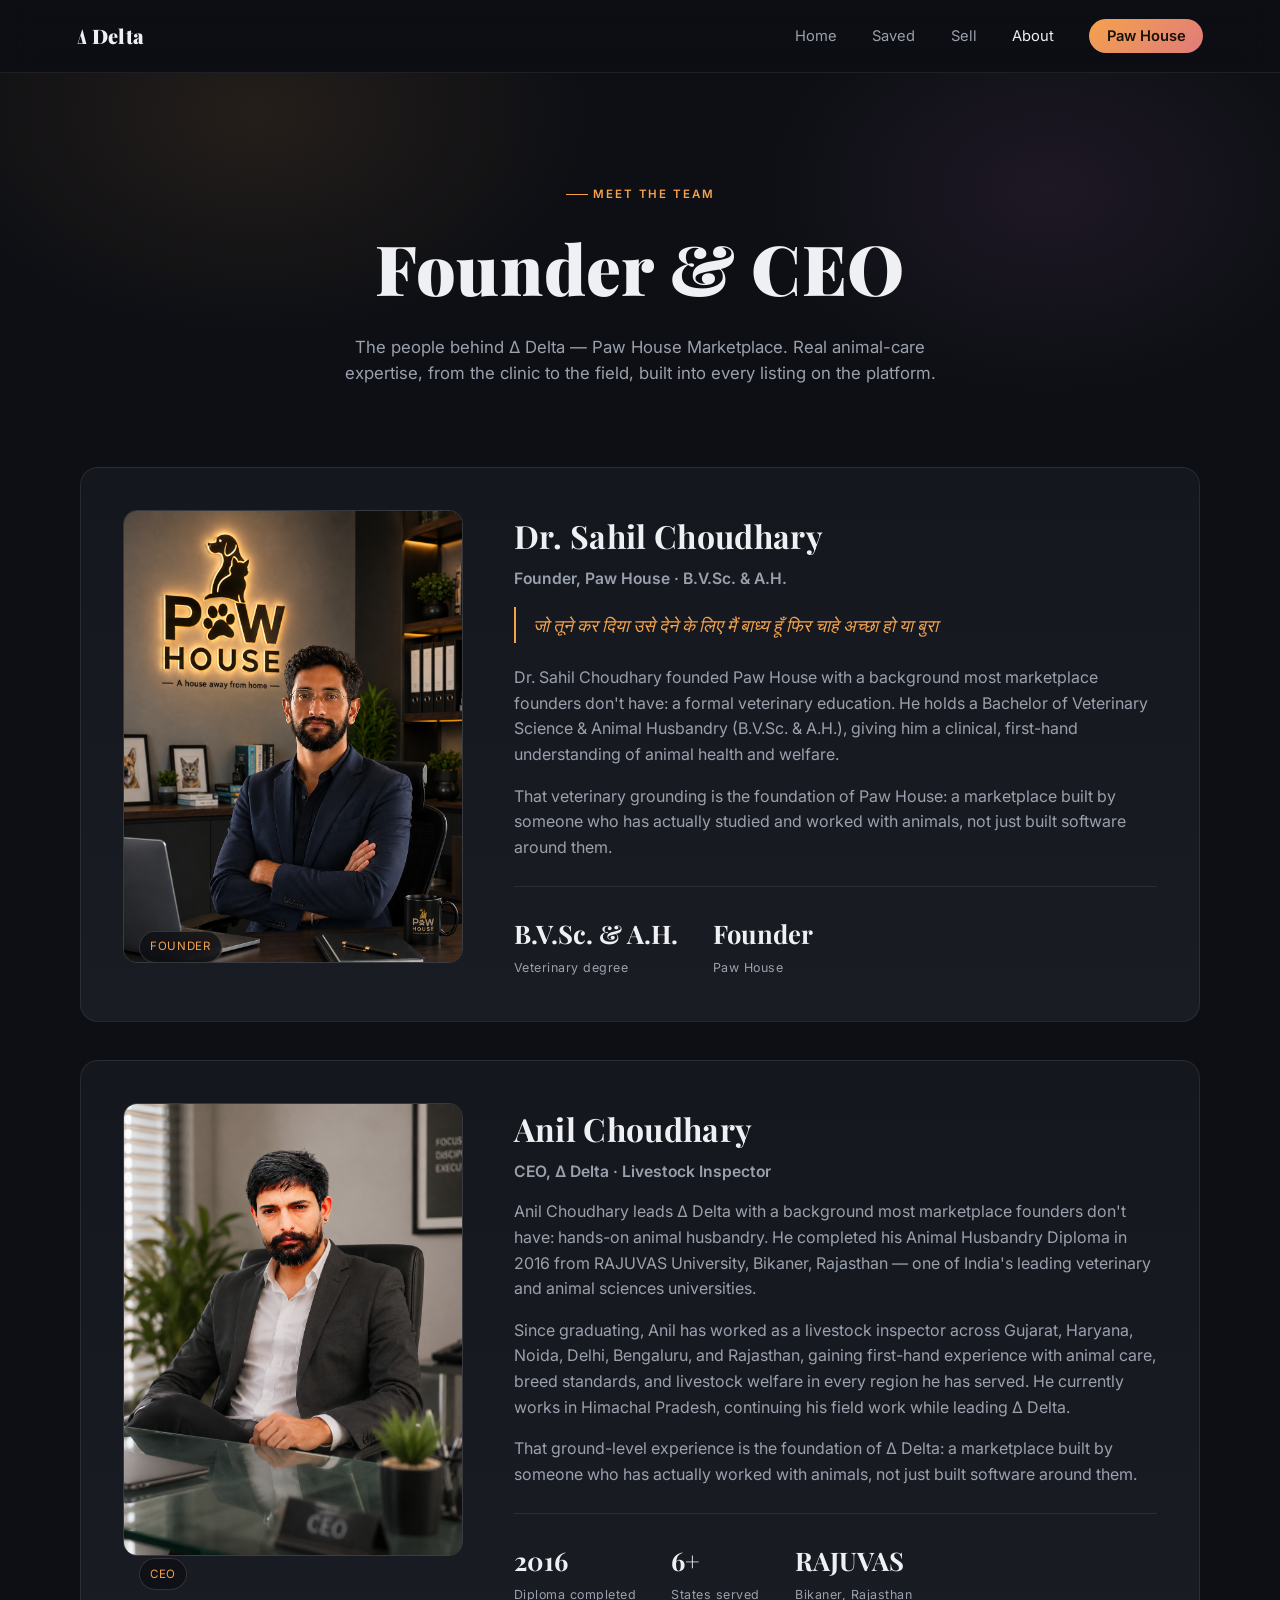
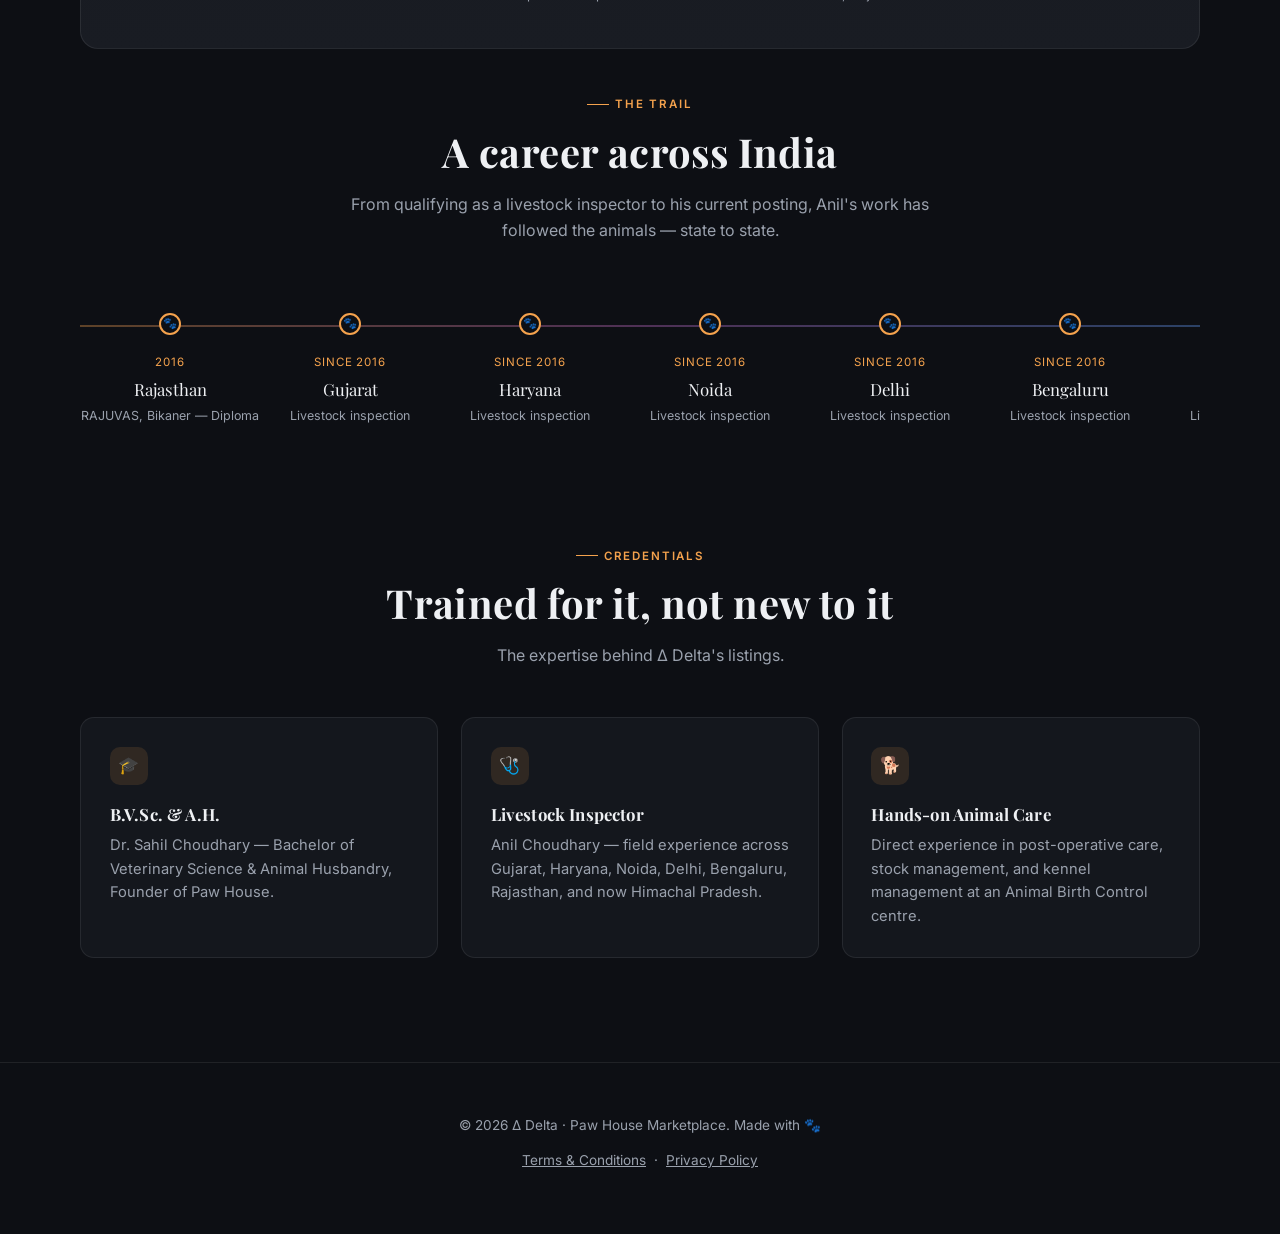
<file: about.html>
<!DOCTYPE html>
<html lang="en">
<head>
<meta charset="UTF-8">
<meta name="viewport" content="width=device-width, initial-scale=1.0">
<title>About — Δ Delta | Paw House Marketplace</title>
<link rel="preconnect" href="https://fonts.googleapis.com">
<link href="https://fonts.googleapis.com/css2?family=Playfair+Display:wght@700;900&family=Inter:wght@300;400;500;600;700&display=swap" rel="stylesheet">
<link rel="stylesheet" href="about.css">
</head>
<body>

  <!-- NAVBAR -->
  <nav class="navbar">
    <a href="index.html" class="nav-logo">Δ Delta</a>
    <button class="nav-toggle" id="navToggle" aria-label="Toggle menu" aria-expanded="false">☰</button>
    <ul class="nav-links" id="navLinks">
      <li><a href="index.html"><span class="nav-text">Home</span></a></li>      
      <li><a href="saved.html"><span class="nav-text">Saved</span></a></li>
      <li><a href="postpet.html"><span class="nav-text">Sell</span></a></li>
      <li class="active"><a href="about.html"><span class="nav-text">About</span></a></li>
      <li><a href="index.html" class="nav-cta">Paw House</a></li>
    </ul>
  </nav>

  <!-- HERO -->
  <section class="about-hero">
    <span class="eyebrow">Meet the Team</span>
    <h1>Founder &amp; CEO</h1>
    <p class="lede">The people behind Δ Delta — Paw House Marketplace. Real animal-care expertise, from the clinic to the field, built into every listing on the platform.</p>
  </section>

  <!-- FOUNDER: DR. SAHIL CHOUDHARY -->
  <section class="profile-section">
    <div class="profile-card">
      <div class="profile-photo-wrap">
        <img src="Founder.png" alt="Dr. Sahil Choudhary, Founder of Paw House" class="profile-photo">
        <span class="profile-photo-tag">Founder</span>
      </div>
      <div class="profile-body">
        <h2>Dr. Sahil Choudhary</h2>
        <p class="profile-role">Founder, Paw House · B.V.Sc. &amp; A.H.</p>
        <blockquote class="founder-quote">जो तूने कर दिया उसे देने के लिए मैं बाध्य हूँ फिर चाहे अच्छा हो या बुरा</blockquote>
        <p>Dr. Sahil Choudhary founded Paw House with a background most marketplace founders don't have: a formal veterinary education. He holds a Bachelor of Veterinary Science &amp; Animal Husbandry (B.V.Sc. &amp; A.H.), giving him a clinical, first-hand understanding of animal health and welfare.</p>
        <p>That veterinary grounding is the foundation of Paw House: a marketplace built by someone who has actually studied and worked with animals, not just built software around them.</p>
        <div class="profile-stats">
          <div class="stat"><b>B.V.Sc. &amp; A.H.</b><span>Veterinary degree</span></div>
          <div class="stat"><b>Founder</b><span>Paw House</span></div>
        </div>
      </div>
    </div>
  </section>

  <!-- CEO: ANIL CHOUDHARY -->
  <section class="profile-section">
    <div class="profile-card">
      <div class="profile-photo-wrap">
        <img src="anilchoudhary.jpg" alt="Anil Choudhary, CEO of Δ Delta" class="profile-photo">
        <span class="profile-photo-tag">CEO</span>
      </div>
      <div class="profile-body">
        <h2>Anil Choudhary</h2>
        <p class="profile-role">CEO, Δ Delta · Livestock Inspector</p>
        <p>Anil Choudhary leads Δ Delta with a background most marketplace founders don't have: hands-on animal husbandry. He completed his Animal Husbandry Diploma in 2016 from RAJUVAS University, Bikaner, Rajasthan — one of India's leading veterinary and animal sciences universities.</p>
        <p>Since graduating, Anil has worked as a livestock inspector across Gujarat, Haryana, Noida, Delhi, Bengaluru, and Rajasthan, gaining first-hand experience with animal care, breed standards, and livestock welfare in every region he has served. He currently works in Himachal Pradesh, continuing his field work while leading Δ Delta.</p>
        <p>That ground-level experience is the foundation of Δ Delta: a marketplace built by someone who has actually worked with animals, not just built software around them.</p>
        <div class="profile-stats">
          <div class="stat"><b>2016</b><span>Diploma completed</span></div>
          <div class="stat"><b>6+</b><span>States served</span></div>
          <div class="stat"><b>RAJUVAS</b><span>Bikaner, Rajasthan</span></div>
        </div>
      </div>
    </div>
  </section>

  <!-- JOURNEY -->
  <section class="journey-section">
    <div class="sec-head">
      <span class="eyebrow">The Trail</span>
      <h2>A career across India</h2>
      <p>From qualifying as a livestock inspector to his current posting, Anil's work has followed the animals — state to state.</p>
    </div>
    <div class="trail">
      <div class="trail-stop">
        <div class="trail-paw">🐾</div>
        <div class="trail-year">2016</div>
        <div class="trail-place">Rajasthan</div>
        <div class="trail-note">RAJUVAS, Bikaner — Diploma</div>
      </div>
      <div class="trail-stop">
        <div class="trail-paw">🐾</div>
        <div class="trail-year">Since 2016</div>
        <div class="trail-place">Gujarat</div>
        <div class="trail-note">Livestock inspection</div>
      </div>
      <div class="trail-stop">
        <div class="trail-paw">🐾</div>
        <div class="trail-year">Since 2016</div>
        <div class="trail-place">Haryana</div>
        <div class="trail-note">Livestock inspection</div>
      </div>
      <div class="trail-stop">
        <div class="trail-paw">🐾</div>
        <div class="trail-year">Since 2016</div>
        <div class="trail-place">Noida</div>
        <div class="trail-note">Livestock inspection</div>
      </div>
      <div class="trail-stop">
        <div class="trail-paw">🐾</div>
        <div class="trail-year">Since 2016</div>
        <div class="trail-place">Delhi</div>
        <div class="trail-note">Livestock inspection</div>
      </div>
      <div class="trail-stop">
        <div class="trail-paw">🐾</div>
        <div class="trail-year">Since 2016</div>
        <div class="trail-place">Bengaluru</div>
        <div class="trail-note">Livestock inspection</div>
      </div>
      <div class="trail-stop">
        <div class="trail-paw">🐾</div>
        <div class="trail-year">Since 2016</div>
        <div class="trail-place">Rajasthan</div>
        <div class="trail-note">Livestock inspection</div>
      </div>
       <div class="trail-stop">
        <div class="trail-paw">🐾</div>
        <div class="trail-year">Since 2016</div>
        <div class="trail-place">Uttar Pradesh</div>
        <div class="trail-note">Livestock inspection</div>
      </div>
      <div class="trail-stop current">
        <div class="trail-paw">🐾</div>
        <div class="trail-year">Now</div>
        <div class="trail-place">Himachal Pradesh</div>
        <div class="trail-note">Current posting</div>
      </div>
    </div>
  </section>

  <!-- CREDENTIALS -->
  <section class="creds-section">
    <div class="sec-head">
      <span class="eyebrow">Credentials</span>
      <h2>Trained for it, not new to it</h2>
      <p>The expertise behind Δ Delta's listings.</p>
    </div>
    <div class="creds-grid">
      <div class="cred-card">
        <div class="cred-icon">🎓</div>
        <h3>B.V.Sc. &amp; A.H.</h3>
        <p>Dr. Sahil Choudhary — Bachelor of Veterinary Science &amp; Animal Husbandry, Founder of Paw House.</p>
      </div>
      <div class="cred-card">
        <div class="cred-icon">🩺</div>
        <h3>Livestock Inspector</h3>
        <p>Anil Choudhary — field experience across Gujarat, Haryana, Noida, Delhi, Bengaluru, Rajasthan, and now Himachal Pradesh.</p>
      </div>
      <div class="cred-card">
        <div class="cred-icon">🐕</div>
        <h3>Hands-on Animal Care</h3>
        <p>Direct experience in post-operative care, stock management, and kennel management at an Animal Birth Control centre.</p>
      </div>
    </div>
  </section>

  <footer class="footer">
    <p>© <span id="year"></span> Δ Delta · Paw House Marketplace. Made with 🐾</p>
    <p style="margin-top:.4rem;">
      <a href="terms.html" style="color:var(--muted); text-decoration:underline;">Terms &amp; Conditions</a>
      &nbsp;·&nbsp;
      <a href="privacy.html" style="color:var(--muted); text-decoration:underline;">Privacy Policy</a>
    </p>
  </footer>

  <script>
    document.getElementById('year').textContent = new Date().getFullYear();

    const navToggle = document.getElementById('navToggle');
    const navLinks = document.getElementById('navLinks');
    navToggle.addEventListener('click', () => {
      const isOpen = navLinks.classList.toggle('open');
      navToggle.setAttribute('aria-expanded', isOpen ? 'true' : 'false');
      navToggle.textContent = isOpen ? '✕' : '☰';
    });
    navLinks.querySelectorAll('a').forEach(link => {
      link.addEventListener('click', () => {
        navLinks.classList.remove('open');
        navToggle.setAttribute('aria-expanded', 'false');
        navToggle.textContent = '☰';
      });
    });
  </script>

</body>
</html>
</file>
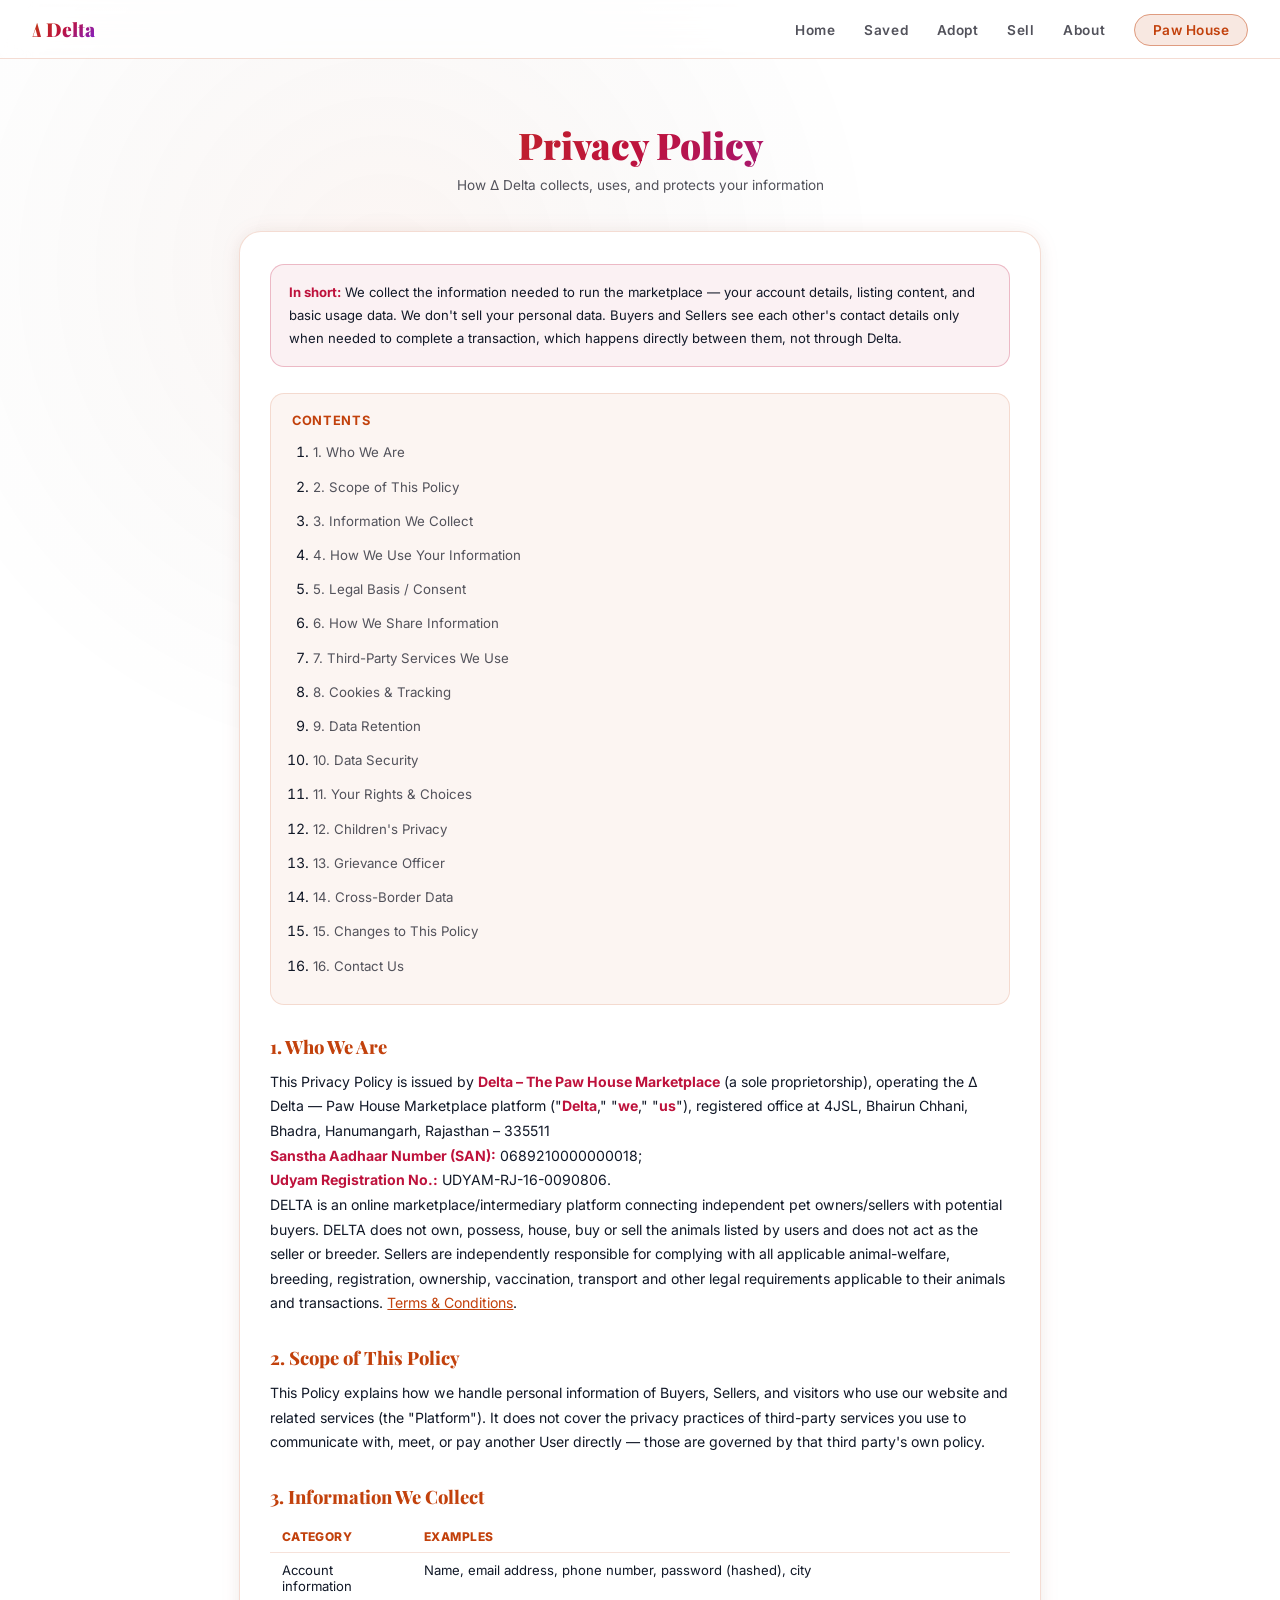
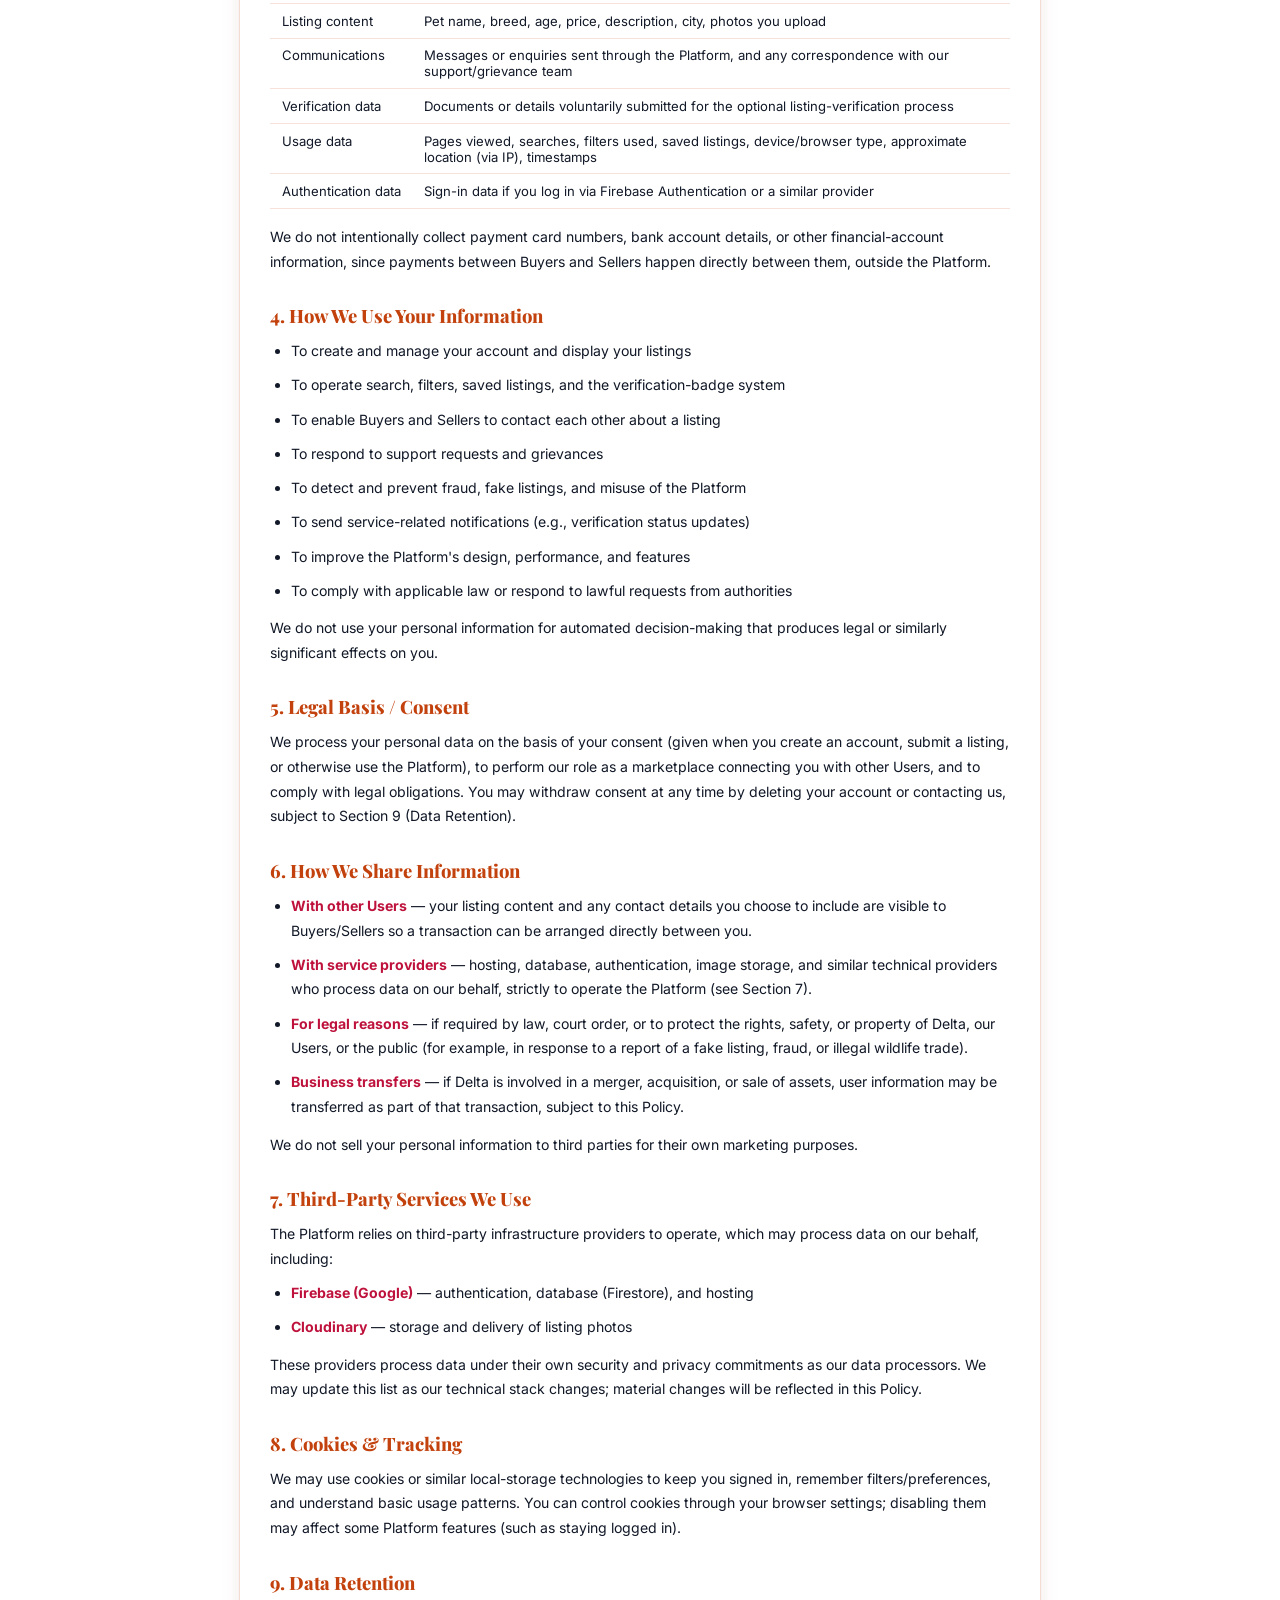
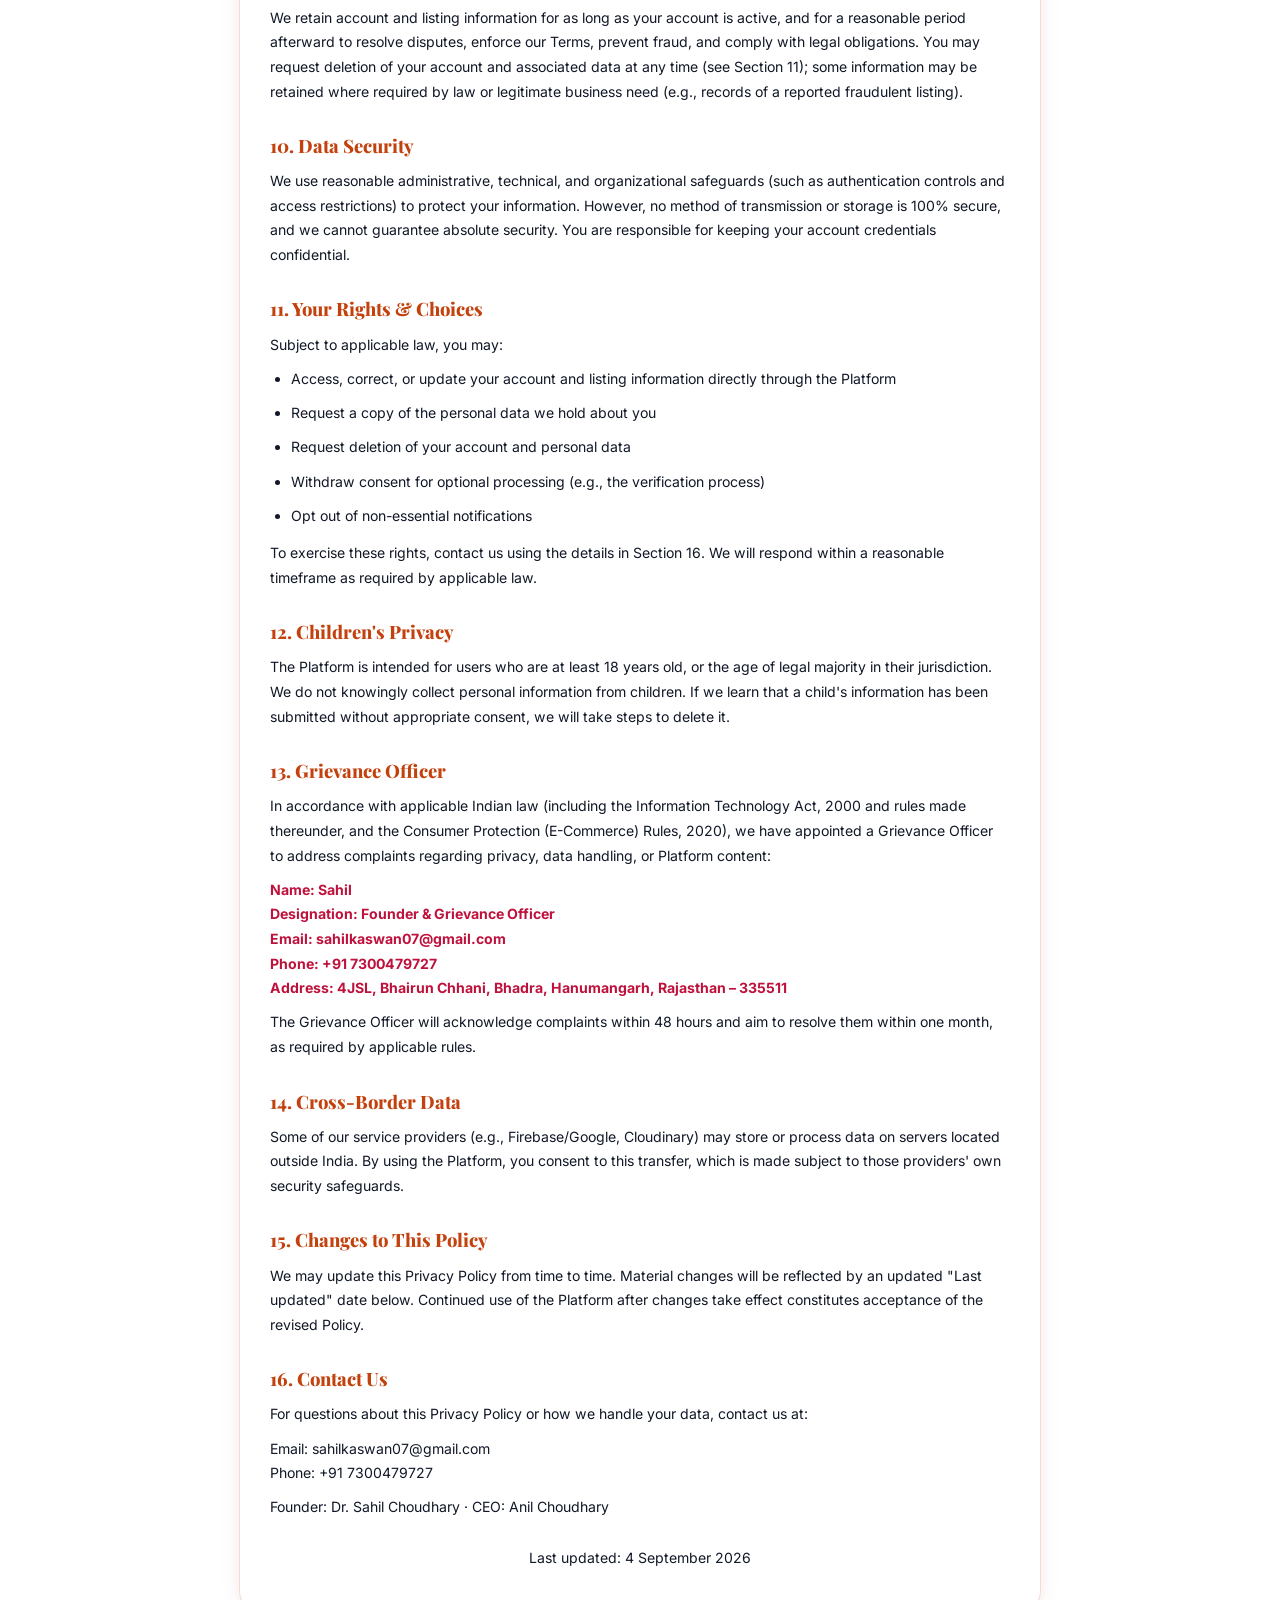
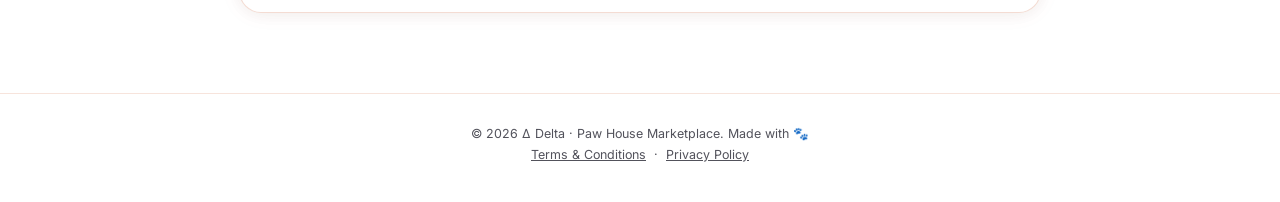
<file: privacy.html>
<!DOCTYPE html>
<html lang="en">
<head>
<meta charset="UTF-8">
<meta name="viewport" content="width=device-width, initial-scale=1.0">
<title>Privacy Policy — Δ Delta Paw House</title>
<link rel="preconnect" href="https://fonts.googleapis.com">
<link href="https://fonts.googleapis.com/css2?family=Playfair+Display:wght@700;900&family=Inter:wght@300;400;500;600;700&display=swap" rel="stylesheet">
<link rel="stylesheet" href="index.css">
<style>
  .legal-wrap{
    position:relative; z-index:1;
    max-width:850px; margin:0 auto;
    padding:7.5rem 1.5rem 5rem;
  }
  .legal-head{ text-align:center; margin-bottom:2.4rem; }
  .legal-head h1{
    font-family:'Playfair Display', serif;
    font-weight:900;
    font-size:clamp(1.7rem, 4.5vw, 2.3rem);
    background:linear-gradient(135deg, #c2410c, #be123c, #7e22ce);
    -webkit-background-clip:text; -webkit-text-fill-color:transparent; background-clip:text;
    margin-bottom:.5rem;
  }
  .legal-head p{ color:var(--muted); font-size:.85rem; }
  .legal-card{
    background:var(--card);
    border:1px solid rgba(194,65,12,0.18);
    border-radius:22px;
    padding:2rem 1.9rem;
    box-shadow:0 0 24px rgba(194,65,12,0.05), 0 2px 18px rgba(20,20,30,0.06);
  }
  .legal-card h2{
    font-family:'Playfair Display', serif;
    font-size:1.15rem;
    font-weight:800;
    color:var(--accent);
    margin:1.8rem 0 .7rem;
  }
  .legal-card h2:first-child{ margin-top:0; }
  .legal-card h3{
    font-size:.92rem;
    font-weight:800;
    color:var(--text);
    margin:1rem 0 .4rem;
  }
  .legal-card p, .legal-card li{
    font-size:.88rem;
    line-height:1.75;
    color:var(--text);
    margin-bottom:.6rem;
  }
  .legal-card ul, .legal-card ol{ padding-left:1.3rem; margin-bottom:.8rem; }
  .legal-card strong{ color:var(--accent2); }
  .legal-note{
    background:rgba(190,18,60,0.06);
    border:1px solid rgba(190,18,60,0.25);
    border-radius:14px;
    padding:1rem 1.1rem;
    margin-bottom:1.6rem;
  }
  .legal-note p{ font-size:.82rem; margin-bottom:0; color:var(--text); }
  .legal-updated{
    text-align:center; color:var(--muted); font-size:.78rem;
    margin-top:1.6rem;
  }
  .toc{
    background:rgba(194,65,12,0.05);
    border:1px solid rgba(194,65,12,0.15);
    border-radius:14px;
    padding:1rem 1.3rem;
    margin-bottom:1.8rem;
  }
  .toc p{ font-weight:700; color:var(--accent); font-size:.8rem; margin-bottom:.5rem; text-transform:uppercase; letter-spacing:.05em; }
  .toc ol{ margin-bottom:0; }
  .toc a{ color:var(--muted); text-decoration:none; font-size:.83rem; }
  .toc a:hover{ color:var(--accent); }
  .data-table{
    width:100%;
    border-collapse:collapse;
    margin-bottom:1rem;
    font-size:.82rem;
  }
  .data-table th, .data-table td{
    text-align:left;
    padding:.55rem .7rem;
    border-bottom:1px solid rgba(194,65,12,0.15);
    vertical-align:top;
  }
  .data-table th{
    color:var(--accent);
    font-weight:800;
    font-size:.75rem;
    text-transform:uppercase;
    letter-spacing:.04em;
  }
  .fillme{ color:var(--accent2); font-weight:700; }
  @media(max-width:480px){
    .legal-wrap{ padding:6.5rem 1rem 3rem; }
    .legal-card{ padding:1.5rem 1.2rem; border-radius:18px; }
    .data-table{ font-size:.76rem; }
    .data-table th, .data-table td{ padding:.45rem .5rem; }
  }
</style>
</head>
<body>

  <canvas id="bg-canvas"></canvas>

  <!-- NAVBAR -->
  <nav class="navbar">
    <a href="index.html" class="nav-logo">Δ Delta</a>
    <div class="navbar-right">
      <button class="nav-toggle" id="navToggle" aria-label="Toggle menu" aria-expanded="false">☰</button>
    </div>
    <ul class="nav-links" id="navLinks">
      <li><a href="index.html"><span class="nav-text">Home</span></a></li>      
      <li><a href="saved.html"><span class="nav-text">Saved</span></a></li>
      <li><a href="adoption.html"><span class="nav-text">Adopt</span></a></li>
      <li><a href="postpet.html"><span class="nav-text">Sell</span></a></li>
      <li><a href="about.html"><span class="nav-text">About</span></a></li>
      <li><a href="index.html" class="nav-cta">Paw House</a></li>
    </ul>
  </nav>

  <main class="legal-wrap">
    <div class="legal-head">
      <h1>Privacy Policy</h1>
      <p>How Δ Delta collects, uses, and protects your information</p>
    </div>

    <div class="legal-card">

      <div class="legal-note">
        <p><strong>In short:</strong> We collect the information needed to run the marketplace — your account details, listing content, and basic usage data. We don't sell your personal data. Buyers and Sellers see each other's contact details only when needed to complete a transaction, which happens directly between them, not through Delta.</p>
      </div>

      <div class="toc">
        <p>Contents</p>
        <ol>
          <li><a href="#who">1. Who We Are</a></li>
          <li><a href="#scope">2. Scope of This Policy</a></li>
          <li><a href="#collect">3. Information We Collect</a></li>
          <li><a href="#use">4. How We Use Your Information</a></li>
          <li><a href="#legal-basis">5. Legal Basis / Consent</a></li>
          <li><a href="#share">6. How We Share Information</a></li>
          <li><a href="#thirdparty">7. Third-Party Services We Use</a></li>
          <li><a href="#cookies">8. Cookies &amp; Tracking</a></li>
          <li><a href="#retention">9. Data Retention</a></li>
          <li><a href="#security">10. Data Security</a></li>
          <li><a href="#rights">11. Your Rights &amp; Choices</a></li>
          <li><a href="#children">12. Children's Privacy</a></li>
          <li><a href="#grievance">13. Grievance Officer</a></li>
          <li><a href="#transfer">14. Cross-Border Data</a></li>
          <li><a href="#changes">15. Changes to This Policy</a></li>
          <li><a href="#contact">16. Contact Us</a></li>
        </ol>
      </div>

      <h2 id="who">1. Who We Are</h2>
      <p>This Privacy Policy is issued by <strong>Delta – The Paw House Marketplace</strong> (a sole proprietorship), operating the Δ Delta — Paw House Marketplace platform ("<strong>Delta</strong>," "<strong>we</strong>," "<strong>us</strong>"), registered office at 4JSL, Bhairun Chhani, Bhadra, Hanumangarh, Rajasthan – 335511 
        <br><strong>Sanstha Aadhaar Number (SAN):</strong> 0689210000000018;
        <br> <strong>Udyam Registration No.:</strong> UDYAM-RJ-16-0090806.
        <br> DELTA is an online marketplace/intermediary platform connecting independent pet owners/sellers with potential buyers. DELTA does not own, possess, house, buy or sell the animals listed by users and does not act as the seller or breeder. Sellers are independently responsible for complying with all applicable animal-welfare, breeding, registration, ownership, vaccination, transport and other legal requirements applicable to their animals and transactions. <a href="terms.html" style="color:var(--accent);">Terms &amp; Conditions</a>.</p>

      <h2 id="scope">2. Scope of This Policy</h2>
      <p>This Policy explains how we handle personal information of Buyers, Sellers, and visitors who use our website and related services (the "Platform"). It does not cover the privacy practices of third-party services you use to communicate with, meet, or pay another User directly — those are governed by that third party's own policy.</p>

      <h2 id="collect">3. Information We Collect</h2>
      <table class="data-table">
        <tr><th>Category</th><th>Examples</th></tr>
        <tr><td>Account information</td><td>Name, email address, phone number, password (hashed), city</td></tr>
        <tr><td>Listing content</td><td>Pet name, breed, age, price, description, city, photos you upload</td></tr>
        <tr><td>Communications</td><td>Messages or enquiries sent through the Platform, and any correspondence with our support/grievance team</td></tr>
        <tr><td>Verification data</td><td>Documents or details voluntarily submitted for the optional listing-verification process</td></tr>
        <tr><td>Usage data</td><td>Pages viewed, searches, filters used, saved listings, device/browser type, approximate location (via IP), timestamps</td></tr>
        <tr><td>Authentication data</td><td>Sign-in data if you log in via Firebase Authentication or a similar provider</td></tr>
      </table>
      <p>We do not intentionally collect payment card numbers, bank account details, or other financial-account information, since payments between Buyers and Sellers happen directly between them, outside the Platform.</p>

      <h2 id="use">4. How We Use Your Information</h2>
      <ul>
        <li>To create and manage your account and display your listings</li>
        <li>To operate search, filters, saved listings, and the verification-badge system</li>
        <li>To enable Buyers and Sellers to contact each other about a listing</li>
        <li>To respond to support requests and grievances</li>
        <li>To detect and prevent fraud, fake listings, and misuse of the Platform</li>
        <li>To send service-related notifications (e.g., verification status updates)</li>
        <li>To improve the Platform's design, performance, and features</li>
        <li>To comply with applicable law or respond to lawful requests from authorities</li>
      </ul>
      <p>We do not use your personal information for automated decision-making that produces legal or similarly significant effects on you.</p>

      <h2 id="legal-basis">5. Legal Basis / Consent</h2>
      <p>We process your personal data on the basis of your consent (given when you create an account, submit a listing, or otherwise use the Platform), to perform our role as a marketplace connecting you with other Users, and to comply with legal obligations. You may withdraw consent at any time by deleting your account or contacting us, subject to Section 9 (Data Retention).</p>

      <h2 id="share">6. How We Share Information</h2>
      <ul>
        <li><strong>With other Users</strong> — your listing content and any contact details you choose to include are visible to Buyers/Sellers so a transaction can be arranged directly between you.</li>
        <li><strong>With service providers</strong> — hosting, database, authentication, image storage, and similar technical providers who process data on our behalf, strictly to operate the Platform (see Section 7).</li>
        <li><strong>For legal reasons</strong> — if required by law, court order, or to protect the rights, safety, or property of Delta, our Users, or the public (for example, in response to a report of a fake listing, fraud, or illegal wildlife trade).</li>
        <li><strong>Business transfers</strong> — if Delta is involved in a merger, acquisition, or sale of assets, user information may be transferred as part of that transaction, subject to this Policy.</li>
      </ul>
      <p>We do not sell your personal information to third parties for their own marketing purposes.</p>

      <h2 id="thirdparty">7. Third-Party Services We Use</h2>
      <p>The Platform relies on third-party infrastructure providers to operate, which may process data on our behalf, including:</p>
      <ul>
        <li><strong>Firebase (Google)</strong> — authentication, database (Firestore), and hosting</li>
        <li><strong>Cloudinary</strong> — storage and delivery of listing photos</li>
      </ul>
      <p>These providers process data under their own security and privacy commitments as our data processors. We may update this list as our technical stack changes; material changes will be reflected in this Policy.</p>

      <h2 id="cookies">8. Cookies &amp; Tracking</h2>
      <p>We may use cookies or similar local-storage technologies to keep you signed in, remember filters/preferences, and understand basic usage patterns. You can control cookies through your browser settings; disabling them may affect some Platform features (such as staying logged in).</p>

      <h2 id="retention">9. Data Retention</h2>
      <p>We retain account and listing information for as long as your account is active, and for a reasonable period afterward to resolve disputes, enforce our Terms, prevent fraud, and comply with legal obligations. You may request deletion of your account and associated data at any time (see Section 11); some information may be retained where required by law or legitimate business need (e.g., records of a reported fraudulent listing).</p>

      <h2 id="security">10. Data Security</h2>
      <p>We use reasonable administrative, technical, and organizational safeguards (such as authentication controls and access restrictions) to protect your information. However, no method of transmission or storage is 100% secure, and we cannot guarantee absolute security. You are responsible for keeping your account credentials confidential.</p>

      <h2 id="rights">11. Your Rights &amp; Choices</h2>
      <p>Subject to applicable law, you may:</p>
      <ul>
        <li>Access, correct, or update your account and listing information directly through the Platform</li>
        <li>Request a copy of the personal data we hold about you</li>
        <li>Request deletion of your account and personal data</li>
        <li>Withdraw consent for optional processing (e.g., the verification process)</li>
        <li>Opt out of non-essential notifications</li>
      </ul>
      <p>To exercise these rights, contact us using the details in Section 16. We will respond within a reasonable timeframe as required by applicable law.</p>

      <h2 id="children">12. Children's Privacy</h2>
      <p>The Platform is intended for users who are at least 18 years old, or the age of legal majority in their jurisdiction. We do not knowingly collect personal information from children. If we learn that a child's information has been submitted without appropriate consent, we will take steps to delete it.</p>

      <h2 id="grievance">13. Grievance Officer</h2>
      <p>In accordance with applicable Indian law (including the Information Technology Act, 2000 and rules made thereunder, and the Consumer Protection (E-Commerce) Rules, 2020), we have appointed a Grievance Officer to address complaints regarding privacy, data handling, or Platform content:</p>
      <p><strong>
        Name: Sahil<br>
        Designation: Founder &amp; Grievance Officer<br>
        Email: sahilkaswan07@gmail.com<br>
        Phone: +91 7300479727<br>
        Address: 4JSL, Bhairun Chhani, Bhadra, Hanumangarh, Rajasthan – 335511</strong>
      </p>
      <p>The Grievance Officer will acknowledge complaints within 48 hours and aim to resolve them within one month, as required by applicable rules.</p>

      <h2 id="transfer">14. Cross-Border Data</h2>
      <p>Some of our service providers (e.g., Firebase/Google, Cloudinary) may store or process data on servers located outside India. By using the Platform, you consent to this transfer, which is made subject to those providers' own security safeguards.</p>

      <h2 id="changes">15. Changes to This Policy</h2>
      <p>We may update this Privacy Policy from time to time. Material changes will be reflected by an updated "Last updated" date below. Continued use of the Platform after changes take effect constitutes acceptance of the revised Policy.</p>

      <h2 id="contact">16. Contact Us</h2>
      <p>For questions about this Privacy Policy or how we handle your data, contact us at:</p>
      <p>
        Email: sahilkaswan07@gmail.com<br>
        Phone: +91 7300479727
      </p>
      <p>Founder: Dr. Sahil Choudhary · CEO: Anil Choudhary</p>

      <p class="legal-updated">Last updated: 4 September 2026</p>
    </div>
  </main>

  <footer class="footer">
    <p>© <span id="year"></span> Δ Delta · Paw House Marketplace. Made with 🐾</p>
    <p style="margin-top:.4rem;">
      <a href="terms.html" style="color:var(--muted); text-decoration:underline;">Terms &amp; Conditions</a>
      &nbsp;·&nbsp;
      <a href="privacy.html" style="color:var(--muted); text-decoration:underline;">Privacy Policy</a>
    </p>
  </footer>

<script>
  document.getElementById('year').textContent = new Date().getFullYear();

  const navToggle = document.getElementById('navToggle');
  const navLinks = document.getElementById('navLinks');
  if (navToggle) {
    navToggle.addEventListener('click', () => {
      const open = navLinks.classList.toggle('open');
      navToggle.setAttribute('aria-expanded', open ? 'true' : 'false');
    });
  }

  const canvas = document.getElementById('bg-canvas');
  if (canvas) {
    const ctx = canvas.getContext('2d');
    function resize(){ canvas.width = window.innerWidth; canvas.height = window.innerHeight; }
    function draw(){
      ctx.clearRect(0,0,canvas.width,canvas.height);
      const g = ctx.createRadialGradient(canvas.width*0.3, canvas.height*0.3, 0, canvas.width*0.3, canvas.height*0.3, 500);
      g.addColorStop(0, 'rgba(194,65,12,0.05)');
      g.addColorStop(1, 'transparent');
      ctx.fillStyle = g;
      ctx.fillRect(0,0,canvas.width,canvas.height);
    }
    window.addEventListener('resize', () => { resize(); draw(); });
    resize(); draw();
  }
</script>
</body>
</html>
</file>
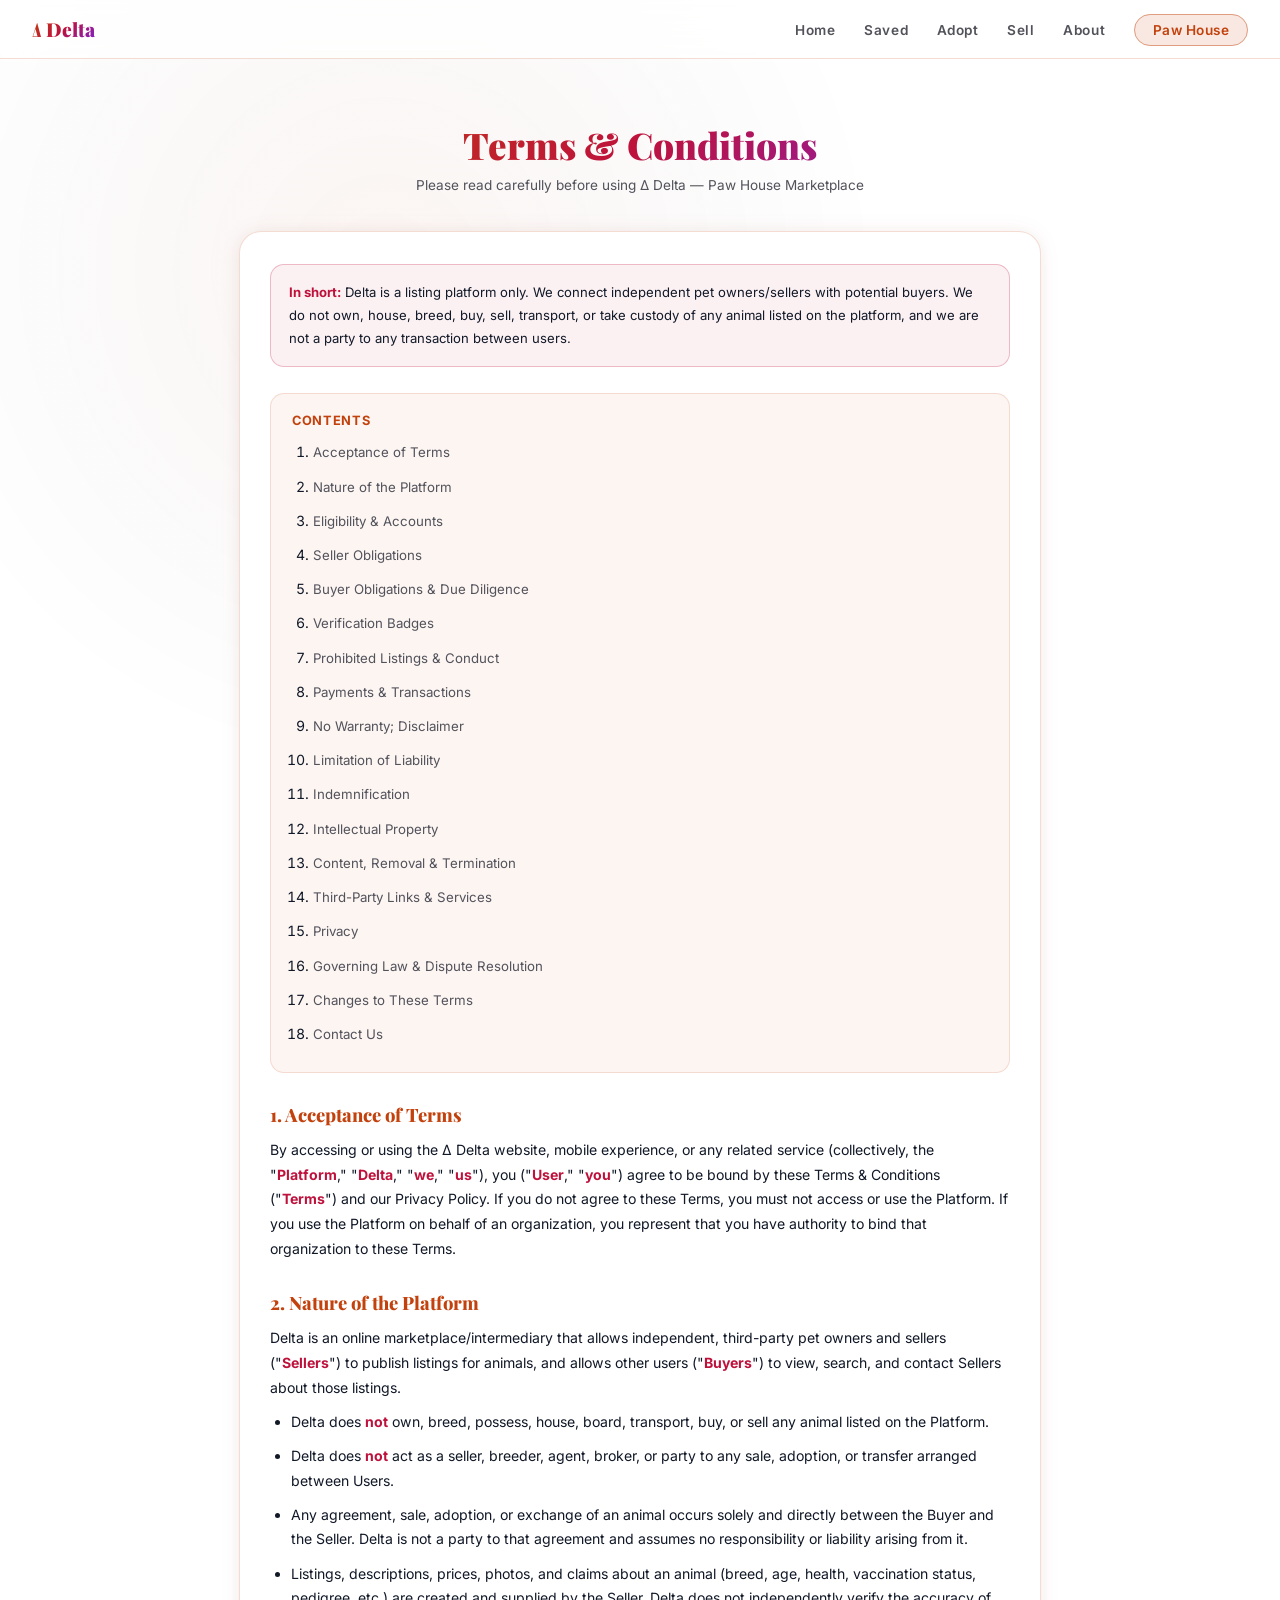
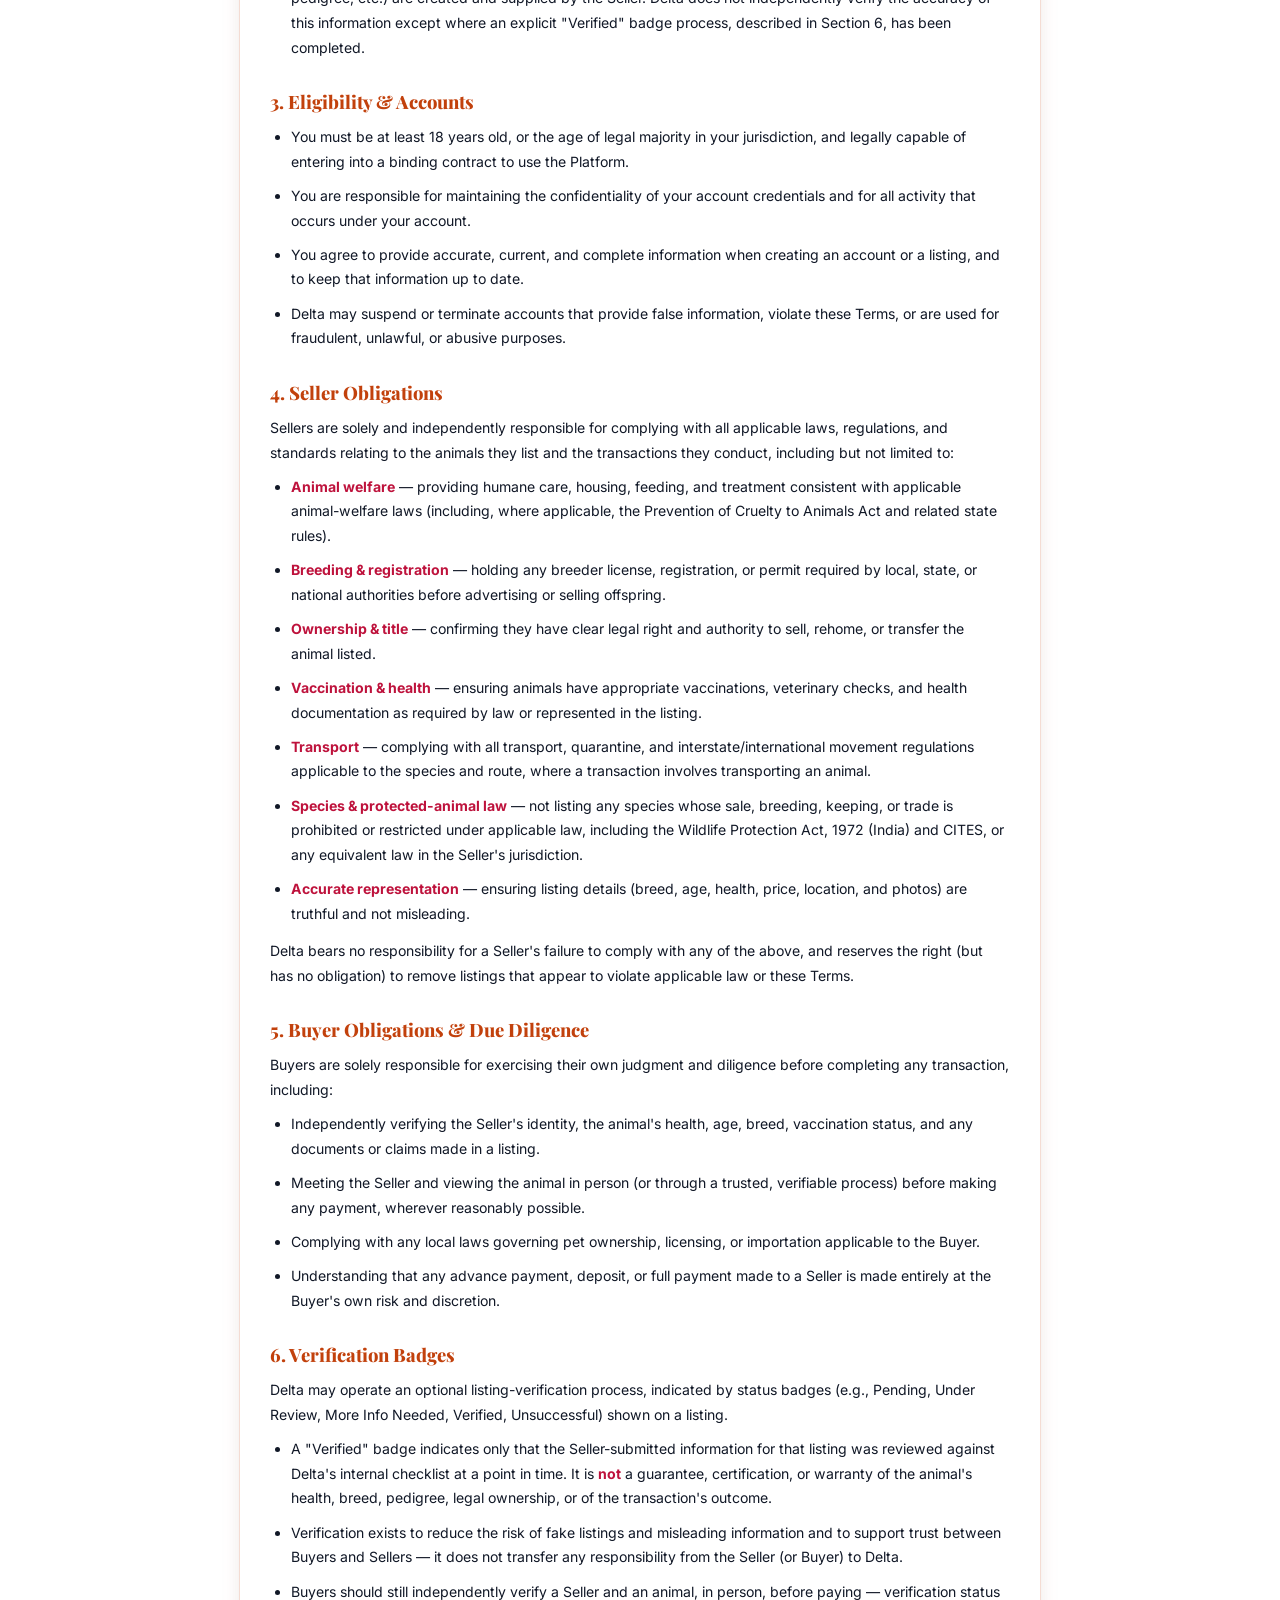
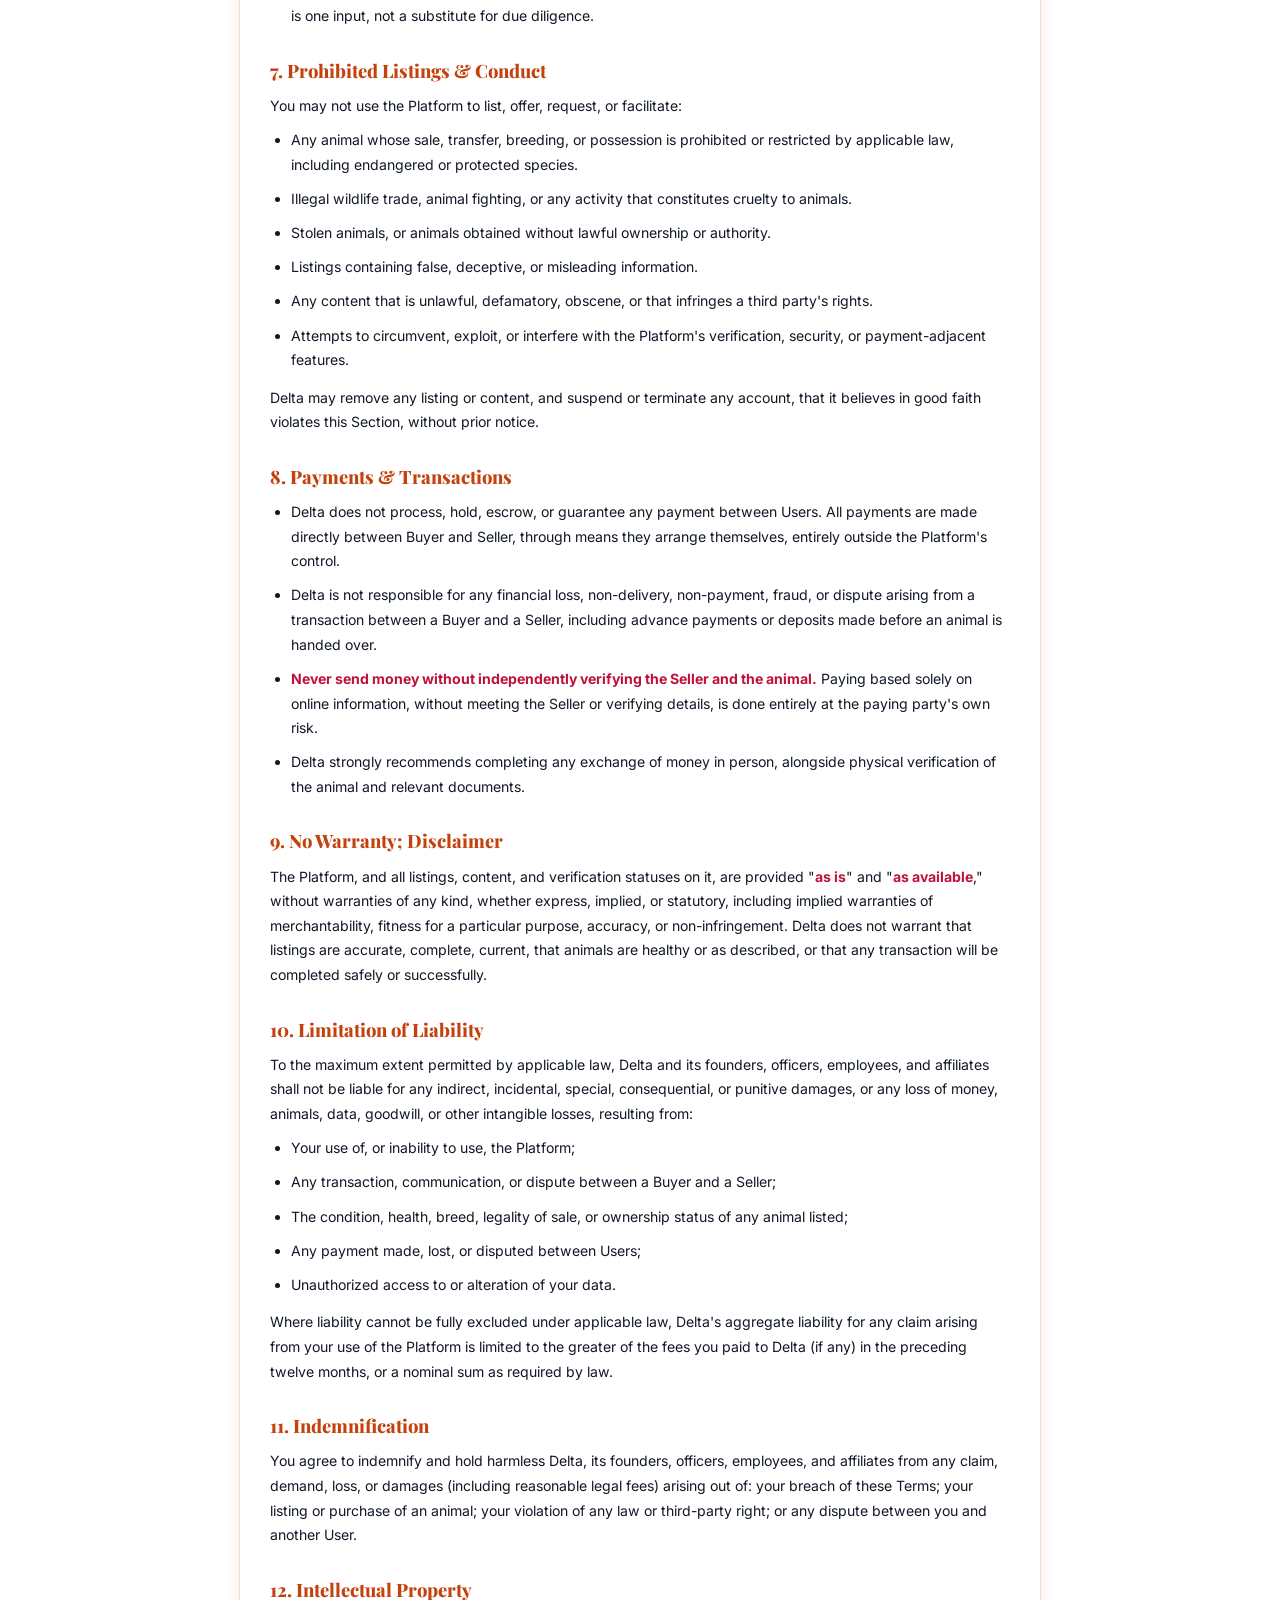
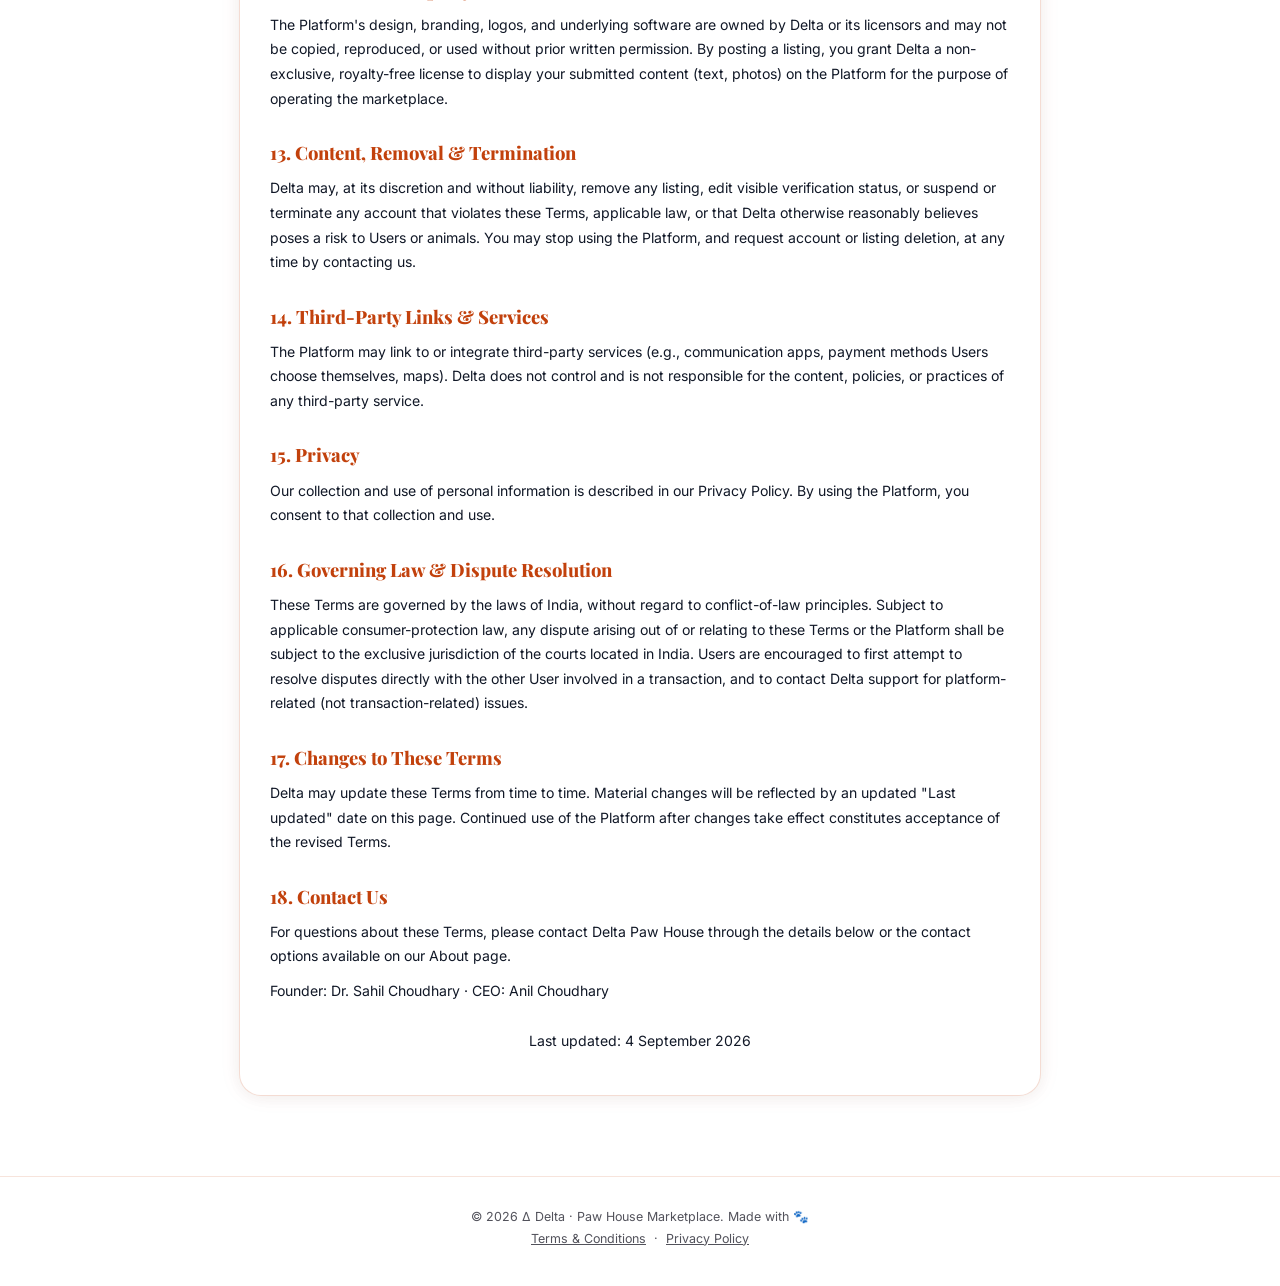
<file: terms.html>
<!DOCTYPE html>
<html lang="en">
<head>
<meta charset="UTF-8">
<meta name="viewport" content="width=device-width, initial-scale=1.0">
<title>Terms & Conditions — Δ Delta Paw House</title>
<link rel="preconnect" href="https://fonts.googleapis.com">
<link href="https://fonts.googleapis.com/css2?family=Playfair+Display:wght@700;900&family=Inter:wght@300;400;500;600;700&display=swap" rel="stylesheet">
<link rel="stylesheet" href="index.css">
<style>
  .legal-wrap{
    position:relative; z-index:1;
    max-width:850px; margin:0 auto;
    padding:7.5rem 1.5rem 5rem;
  }
  .legal-head{ text-align:center; margin-bottom:2.4rem; }
  .legal-head h1{
    font-family:'Playfair Display', serif;
    font-weight:900;
    font-size:clamp(1.7rem, 4.5vw, 2.3rem);
    background:linear-gradient(135deg, #c2410c, #be123c, #7e22ce);
    -webkit-background-clip:text; -webkit-text-fill-color:transparent; background-clip:text;
    margin-bottom:.5rem;
  }
  .legal-head p{ color:var(--muted); font-size:.85rem; }
  .legal-card{
    background:var(--card);
    border:1px solid rgba(194,65,12,0.18);
    border-radius:22px;
    padding:2rem 1.9rem;
    box-shadow:0 0 24px rgba(194,65,12,0.05), 0 2px 18px rgba(20,20,30,0.06);
  }
  .legal-card h2{
    font-family:'Playfair Display', serif;
    font-size:1.15rem;
    font-weight:800;
    color:var(--accent);
    margin:1.8rem 0 .7rem;
  }
  .legal-card h2:first-child{ margin-top:0; }
  .legal-card p, .legal-card li{
    font-size:.88rem;
    line-height:1.75;
    color:var(--text);
    margin-bottom:.6rem;
  }
  .legal-card ul, .legal-card ol{ padding-left:1.3rem; margin-bottom:.8rem; }
  .legal-card strong{ color:var(--accent2); }
  .legal-note{
    background:rgba(190,18,60,0.06);
    border:1px solid rgba(190,18,60,0.25);
    border-radius:14px;
    padding:1rem 1.1rem;
    margin-bottom:1.6rem;
  }
  .legal-note p{ font-size:.82rem; margin-bottom:0; color:var(--text); }
  .legal-updated{
    text-align:center; color:var(--muted); font-size:.78rem;
    margin-top:1.6rem;
  }
  .toc{
    background:rgba(194,65,12,0.05);
    border:1px solid rgba(194,65,12,0.15);
    border-radius:14px;
    padding:1rem 1.3rem;
    margin-bottom:1.8rem;
  }
  .toc p{ font-weight:700; color:var(--accent); font-size:.8rem; margin-bottom:.5rem; text-transform:uppercase; letter-spacing:.05em; }
  .toc ol{ margin-bottom:0; }
  .toc a{ color:var(--muted); text-decoration:none; font-size:.83rem; }
  .toc a:hover{ color:var(--accent); }
  @media(max-width:480px){
    .legal-wrap{ padding:6.5rem 1rem 3rem; }
    .legal-card{ padding:1.5rem 1.2rem; border-radius:18px; }
  }
</style>
</head>
<body>

  <canvas id="bg-canvas"></canvas>

  <!-- NAVBAR -->
  <nav class="navbar">
    <a href="home.html" class="nav-logo">Δ Delta</a>
    <div class="navbar-right">
      <button class="nav-toggle" id="navToggle" aria-label="Toggle menu" aria-expanded="false">☰</button>
    </div>
    <ul class="nav-links" id="navLinks">
      <li><a href="home.html"><span class="nav-text">Home</span></a></li>      
      <li><a href="saved.html"><span class="nav-text">Saved</span></a></li>
      <li><a href="adoption.html"><span class="nav-text">Adopt</span></a></li>
      <li><a href="postpet.html"><span class="nav-text">Sell</span></a></li>
      <li><a href="about.html"><span class="nav-text">About</span></a></li>
      <li><a href="home.html" class="nav-cta">Paw House</a></li>
    </ul>
  </nav>

  <main class="legal-wrap">
    <div class="legal-head">
      <h1>Terms &amp; Conditions</h1>
      <p>Please read carefully before using Δ Delta — Paw House Marketplace</p>
    </div>

    <div class="legal-card">

      <div class="legal-note">
        <p><strong>In short:</strong> Delta is a listing platform only. We connect independent pet owners/sellers with potential buyers. We do not own, house, breed, buy, sell, transport, or take custody of any animal listed on the platform, and we are not a party to any transaction between users.</p>
      </div>

      <div class="toc">
        <p>Contents</p>
        <ol>
          <li><a href="#accept">Acceptance of Terms</a></li>
          <li><a href="#platform">Nature of the Platform</a></li>
          <li><a href="#eligibility">Eligibility &amp; Accounts</a></li>
          <li><a href="#sellers">Seller Obligations</a></li>
          <li><a href="#buyers">Buyer Obligations &amp; Due Diligence</a></li>
          <li><a href="#verification">Verification Badges</a></li>
          <li><a href="#prohibited">Prohibited Listings &amp; Conduct</a></li>
          <li><a href="#payments">Payments &amp; Transactions</a></li>
          <li><a href="#warranty">No Warranty; Disclaimer</a></li>
          <li><a href="#liability">Limitation of Liability</a></li>
          <li><a href="#indemnity">Indemnification</a></li>
          <li><a href="#ip">Intellectual Property</a></li>
          <li><a href="#content">Content, Removal &amp; Termination</a></li>
          <li><a href="#third">Third-Party Links &amp; Services</a></li>
          <li><a href="#privacy">Privacy</a></li>
          <li><a href="#law">Governing Law &amp; Dispute Resolution</a></li>
          <li><a href="#changes">Changes to These Terms</a></li>
          <li><a href="#contact">Contact Us</a></li>
        </ol>
      </div>

      <h2 id="accept">1. Acceptance of Terms</h2>
      <p>By accessing or using the Δ Delta website, mobile experience, or any related service (collectively, the "<strong>Platform</strong>," "<strong>Delta</strong>," "<strong>we</strong>," "<strong>us</strong>"), you ("<strong>User</strong>," "<strong>you</strong>") agree to be bound by these Terms &amp; Conditions ("<strong>Terms</strong>") and our Privacy Policy. If you do not agree to these Terms, you must not access or use the Platform. If you use the Platform on behalf of an organization, you represent that you have authority to bind that organization to these Terms.</p>

      <h2 id="platform">2. Nature of the Platform</h2>
      <p>Delta is an online marketplace/intermediary that allows independent, third-party pet owners and sellers ("<strong>Sellers</strong>") to publish listings for animals, and allows other users ("<strong>Buyers</strong>") to view, search, and contact Sellers about those listings.</p>
      <ul>
        <li>Delta does <strong>not</strong> own, breed, possess, house, board, transport, buy, or sell any animal listed on the Platform.</li>
        <li>Delta does <strong>not</strong> act as a seller, breeder, agent, broker, or party to any sale, adoption, or transfer arranged between Users.</li>
        <li>Any agreement, sale, adoption, or exchange of an animal occurs solely and directly between the Buyer and the Seller. Delta is not a party to that agreement and assumes no responsibility or liability arising from it.</li>
        <li>Listings, descriptions, prices, photos, and claims about an animal (breed, age, health, vaccination status, pedigree, etc.) are created and supplied by the Seller. Delta does not independently verify the accuracy of this information except where an explicit "Verified" badge process, described in Section 6, has been completed.</li>
      </ul>

      <h2 id="eligibility">3. Eligibility &amp; Accounts</h2>
      <ul>
        <li>You must be at least 18 years old, or the age of legal majority in your jurisdiction, and legally capable of entering into a binding contract to use the Platform.</li>
        <li>You are responsible for maintaining the confidentiality of your account credentials and for all activity that occurs under your account.</li>
        <li>You agree to provide accurate, current, and complete information when creating an account or a listing, and to keep that information up to date.</li>
        <li>Delta may suspend or terminate accounts that provide false information, violate these Terms, or are used for fraudulent, unlawful, or abusive purposes.</li>
      </ul>

      <h2 id="sellers">4. Seller Obligations</h2>
      <p>Sellers are solely and independently responsible for complying with all applicable laws, regulations, and standards relating to the animals they list and the transactions they conduct, including but not limited to:</p>
      <ul>
        <li><strong>Animal welfare</strong> — providing humane care, housing, feeding, and treatment consistent with applicable animal-welfare laws (including, where applicable, the Prevention of Cruelty to Animals Act and related state rules).</li>
        <li><strong>Breeding &amp; registration</strong> — holding any breeder license, registration, or permit required by local, state, or national authorities before advertising or selling offspring.</li>
        <li><strong>Ownership &amp; title</strong> — confirming they have clear legal right and authority to sell, rehome, or transfer the animal listed.</li>
        <li><strong>Vaccination &amp; health</strong> — ensuring animals have appropriate vaccinations, veterinary checks, and health documentation as required by law or represented in the listing.</li>
        <li><strong>Transport</strong> — complying with all transport, quarantine, and interstate/international movement regulations applicable to the species and route, where a transaction involves transporting an animal.</li>
        <li><strong>Species &amp; protected-animal law</strong> — not listing any species whose sale, breeding, keeping, or trade is prohibited or restricted under applicable law, including the Wildlife Protection Act, 1972 (India) and CITES, or any equivalent law in the Seller's jurisdiction.</li>
        <li><strong>Accurate representation</strong> — ensuring listing details (breed, age, health, price, location, and photos) are truthful and not misleading.</li>
      </ul>
      <p>Delta bears no responsibility for a Seller's failure to comply with any of the above, and reserves the right (but has no obligation) to remove listings that appear to violate applicable law or these Terms.</p>

      <h2 id="buyers">5. Buyer Obligations &amp; Due Diligence</h2>
      <p>Buyers are solely responsible for exercising their own judgment and diligence before completing any transaction, including:</p>
      <ul>
        <li>Independently verifying the Seller's identity, the animal's health, age, breed, vaccination status, and any documents or claims made in a listing.</li>
        <li>Meeting the Seller and viewing the animal in person (or through a trusted, verifiable process) before making any payment, wherever reasonably possible.</li>
        <li>Complying with any local laws governing pet ownership, licensing, or importation applicable to the Buyer.</li>
        <li>Understanding that any advance payment, deposit, or full payment made to a Seller is made entirely at the Buyer's own risk and discretion.</li>
      </ul>

      <h2 id="verification">6. Verification Badges</h2>
      <p>Delta may operate an optional listing-verification process, indicated by status badges (e.g., Pending, Under Review, More Info Needed, Verified, Unsuccessful) shown on a listing.</p>
      <ul>
        <li>A "Verified" badge indicates only that the Seller-submitted information for that listing was reviewed against Delta's internal checklist at a point in time. It is <strong>not</strong> a guarantee, certification, or warranty of the animal's health, breed, pedigree, legal ownership, or of the transaction's outcome.</li>
        <li>Verification exists to reduce the risk of fake listings and misleading information and to support trust between Buyers and Sellers — it does not transfer any responsibility from the Seller (or Buyer) to Delta.</li>
        <li>Buyers should still independently verify a Seller and an animal, in person, before paying — verification status is one input, not a substitute for due diligence.</li>
      </ul>

      <h2 id="prohibited">7. Prohibited Listings &amp; Conduct</h2>
      <p>You may not use the Platform to list, offer, request, or facilitate:</p>
      <ul>
        <li>Any animal whose sale, transfer, breeding, or possession is prohibited or restricted by applicable law, including endangered or protected species.</li>
        <li>Illegal wildlife trade, animal fighting, or any activity that constitutes cruelty to animals.</li>
        <li>Stolen animals, or animals obtained without lawful ownership or authority.</li>
        <li>Listings containing false, deceptive, or misleading information.</li>
        <li>Any content that is unlawful, defamatory, obscene, or that infringes a third party's rights.</li>
        <li>Attempts to circumvent, exploit, or interfere with the Platform's verification, security, or payment-adjacent features.</li>
      </ul>
      <p>Delta may remove any listing or content, and suspend or terminate any account, that it believes in good faith violates this Section, without prior notice.</p>

      <h2 id="payments">8. Payments &amp; Transactions</h2>
      <ul>
        <li>Delta does not process, hold, escrow, or guarantee any payment between Users. All payments are made directly between Buyer and Seller, through means they arrange themselves, entirely outside the Platform's control.</li>
        <li>Delta is not responsible for any financial loss, non-delivery, non-payment, fraud, or dispute arising from a transaction between a Buyer and a Seller, including advance payments or deposits made before an animal is handed over.</li>
        <li><strong>Never send money without independently verifying the Seller and the animal.</strong> Paying based solely on online information, without meeting the Seller or verifying details, is done entirely at the paying party's own risk.</li>
        <li>Delta strongly recommends completing any exchange of money in person, alongside physical verification of the animal and relevant documents.</li>
      </ul>

      <h2 id="warranty">9. No Warranty; Disclaimer</h2>
      <p>The Platform, and all listings, content, and verification statuses on it, are provided "<strong>as is</strong>" and "<strong>as available</strong>," without warranties of any kind, whether express, implied, or statutory, including implied warranties of merchantability, fitness for a particular purpose, accuracy, or non-infringement. Delta does not warrant that listings are accurate, complete, current, that animals are healthy or as described, or that any transaction will be completed safely or successfully.</p>

      <h2 id="liability">10. Limitation of Liability</h2>
      <p>To the maximum extent permitted by applicable law, Delta and its founders, officers, employees, and affiliates shall not be liable for any indirect, incidental, special, consequential, or punitive damages, or any loss of money, animals, data, goodwill, or other intangible losses, resulting from:</p>
      <ul>
        <li>Your use of, or inability to use, the Platform;</li>
        <li>Any transaction, communication, or dispute between a Buyer and a Seller;</li>
        <li>The condition, health, breed, legality of sale, or ownership status of any animal listed;</li>
        <li>Any payment made, lost, or disputed between Users;</li>
        <li>Unauthorized access to or alteration of your data.</li>
      </ul>
      <p>Where liability cannot be fully excluded under applicable law, Delta's aggregate liability for any claim arising from your use of the Platform is limited to the greater of the fees you paid to Delta (if any) in the preceding twelve months, or a nominal sum as required by law.</p>

      <h2 id="indemnity">11. Indemnification</h2>
      <p>You agree to indemnify and hold harmless Delta, its founders, officers, employees, and affiliates from any claim, demand, loss, or damages (including reasonable legal fees) arising out of: your breach of these Terms; your listing or purchase of an animal; your violation of any law or third-party right; or any dispute between you and another User.</p>

      <h2 id="ip">12. Intellectual Property</h2>
      <p>The Platform's design, branding, logos, and underlying software are owned by Delta or its licensors and may not be copied, reproduced, or used without prior written permission. By posting a listing, you grant Delta a non-exclusive, royalty-free license to display your submitted content (text, photos) on the Platform for the purpose of operating the marketplace.</p>

      <h2 id="content">13. Content, Removal &amp; Termination</h2>
      <p>Delta may, at its discretion and without liability, remove any listing, edit visible verification status, or suspend or terminate any account that violates these Terms, applicable law, or that Delta otherwise reasonably believes poses a risk to Users or animals. You may stop using the Platform, and request account or listing deletion, at any time by contacting us.</p>

      <h2 id="third">14. Third-Party Links &amp; Services</h2>
      <p>The Platform may link to or integrate third-party services (e.g., communication apps, payment methods Users choose themselves, maps). Delta does not control and is not responsible for the content, policies, or practices of any third-party service.</p>

      <h2 id="privacy">15. Privacy</h2>
      <p>Our collection and use of personal information is described in our Privacy Policy. By using the Platform, you consent to that collection and use.</p>

      <h2 id="law">16. Governing Law &amp; Dispute Resolution</h2>
      <p>These Terms are governed by the laws of India, without regard to conflict-of-law principles. Subject to applicable consumer-protection law, any dispute arising out of or relating to these Terms or the Platform shall be subject to the exclusive jurisdiction of the courts located in India. Users are encouraged to first attempt to resolve disputes directly with the other User involved in a transaction, and to contact Delta support for platform-related (not transaction-related) issues.</p>

      <h2 id="changes">17. Changes to These Terms</h2>
      <p>Delta may update these Terms from time to time. Material changes will be reflected by an updated "Last updated" date on this page. Continued use of the Platform after changes take effect constitutes acceptance of the revised Terms.</p>

      <h2 id="contact">18. Contact Us</h2>
      <p>For questions about these Terms, please contact Delta Paw House through the details below or the contact options available on our About page.</p>
      <p>Founder: Dr. Sahil Choudhary · CEO: Anil Choudhary</p>

      <p class="legal-updated">Last updated: 4 September 2026</p>
    </div>
  </main>

  <footer class="footer">
    <p>© <span id="year"></span> Δ Delta · Paw House Marketplace. Made with 🐾</p>
    <p style="margin-top:.4rem;">
      <a href="terms.html" style="color:var(--muted); text-decoration:underline;">Terms &amp; Conditions</a>
      &nbsp;·&nbsp;
      <a href="privacy.html" style="color:var(--muted); text-decoration:underline;">Privacy Policy</a>
    </p>
    
  </footer>

<script>
  document.getElementById('year').textContent = new Date().getFullYear();

  const navToggle = document.getElementById('navToggle');
  const navLinks = document.getElementById('navLinks');
  if (navToggle) {
    navToggle.addEventListener('click', () => {
      const open = navLinks.classList.toggle('open');
      navToggle.setAttribute('aria-expanded', open ? 'true' : 'false');
    });
  }

  /* lightweight background canvas so this page visually matches home.html */
  const canvas = document.getElementById('bg-canvas');
  if (canvas) {
    const ctx = canvas.getContext('2d');
    function resize(){ canvas.width = window.innerWidth; canvas.height = window.innerHeight; }
    function draw(){
      ctx.clearRect(0,0,canvas.width,canvas.height);
      const g = ctx.createRadialGradient(canvas.width*0.3, canvas.height*0.3, 0, canvas.width*0.3, canvas.height*0.3, 500);
      g.addColorStop(0, 'rgba(194,65,12,0.05)');
      g.addColorStop(1, 'transparent');
      ctx.fillStyle = g;
      ctx.fillRect(0,0,canvas.width,canvas.height);
    }
    window.addEventListener('resize', () => { resize(); draw(); });
    resize(); draw();
  }
</script>
</body>
</html>
</file>
<file: about.css>
/* ============================================================
   Δ Delta — About page
   Palette: near-black stage (#0d0f14), warm gold signal (#f4a24d),
   supporting rose / orchid / sky pulled straight from the
   marketplace's own ring animation, so this page reads as the
   same brand, not a bolted-on template.
   ============================================================ */

:root{
  --bg:        #0d0f14;
  --panel:     #14171d;
  --panel-2:   #191c23;
  --line:      rgba(255,255,255,.08);
  --line-2:    rgba(255,255,255,.14);
  --text:      #eef0f3;
  --muted:     #9aa1ad;
  --gold:      #f4a24d;
  --rose:      #e07b7b;
  --orchid:    #c96fd0;
  --sky:       #64a0ff;
  --radius:    18px;
}

*{ box-sizing:border-box; }
html{ scroll-behavior:smooth; }
body{
  margin:0;
  background:var(--bg);
  color:var(--text);
  font-family:'Inter', sans-serif;
  font-weight:400;
  line-height:1.6;
  -webkit-font-smoothing:antialiased;
}
h1,h2,h3{
  font-family:'Playfair Display', serif;
  margin:0;
  letter-spacing:.01em;
}
a{ color:inherit; text-decoration:none; }
img{ max-width:100%; display:block; }
.eyebrow{
  display:inline-flex;
  align-items:center;
  gap:.5em;
  font-family:'Inter', sans-serif;
  font-size:.72rem;
  font-weight:600;
  letter-spacing:.16em;
  text-transform:uppercase;
  color:var(--gold);
}
.eyebrow::before{
  content:'';
  width:22px;
  height:1px;
  background:var(--gold);
  display:inline-block;
}

/* ---------- NAVBAR (matches home.html) ---------- */
.navbar{
  position:sticky;
  top:0;
  z-index:50;
  display:flex;
  align-items:center;
  justify-content:space-between;
  padding:20px 6vw;
  background:rgba(13,15,20,.72);
  backdrop-filter:blur(14px);
  border-bottom:1px solid var(--line);
}
.nav-logo{
  font-family:'Playfair Display', serif;
  font-weight:900;
  font-size:1.25rem;
  letter-spacing:.02em;
}
.nav-toggle{
  display:none;
  background:none;
  border:1px solid var(--line-2);
  color:var(--text);
  font-size:1.1rem;
  padding:6px 10px;
  border-radius:8px;
  cursor:pointer;
}
.nav-links{
  list-style:none;
  display:flex;
  align-items:center;
  gap:2.2rem;
  margin:0;
  padding:0;
}
.nav-links a{
  font-size:.92rem;
  color:var(--muted);
  transition:color .2s ease;
}
.nav-links a:hover,
.nav-links li.active a{ color:var(--text); }
.nav-cta{
  background:linear-gradient(135deg,var(--gold),var(--rose));
  color:#171208 !important;
  font-weight:600;
  padding:.55em 1.2em;
  border-radius:999px;
}

/* ---------- HERO ---------- */
.about-hero{
  position:relative;
  padding:6.5rem 6vw 5rem;
  text-align:center;
  overflow:hidden;
}
.about-hero::before{
  content:'';
  position:absolute;
  inset:0;
  background:
    radial-gradient(480px 320px at 20% 10%, rgba(244,162,77,.10), transparent 70%),
    radial-gradient(420px 300px at 82% 30%, rgba(201,111,208,.09), transparent 70%);
  pointer-events:none;
}
.about-hero h1{
  position:relative;
  font-size:clamp(2.6rem, 5.4vw, 4.4rem);
  font-weight:900;
  margin:.5rem 0 .7rem;
}
.founder-quote{
  position:relative;
  margin:0 0 1.4rem;
  padding:.2rem 0 .2rem 1.1rem;
  font-family:'Playfair Display', serif;
  font-style:italic;
  font-size:1.1rem;
  color:var(--gold);
  border-left:2px solid var(--gold);
  line-height:1.7;
}
.about-hero p.lede{
  position:relative;
  max-width:640px;
  margin:0 auto;
  color:var(--muted);
  font-size:1.05rem;
}

/* ---------- PROFILE ---------- */
.profile-section{
  padding:0 6vw 2.4rem;
}
.profile-section:last-of-type{
  padding-bottom:6rem;
}
.profile-card{
  max-width:1120px;
  margin:0 auto;
  display:grid;
  grid-template-columns:340px 1fr;
  gap:3.2rem;
  background:linear-gradient(180deg,var(--panel),var(--panel-2));
  border:1px solid var(--line);
  border-radius:var(--radius);
  padding:2.6rem;
}
.profile-photo-wrap{
  position:relative;
}
.profile-photo{
  width:100%;
  aspect-ratio:3/4;
  object-fit:cover;
  border-radius:14px;
  border:1px solid var(--line-2);
}
.profile-photo-tag{
  position:absolute;
  left:16px;
  bottom:16px;
  background:rgba(13,15,20,.78);
  backdrop-filter:blur(6px);
  border:1px solid var(--line-2);
  padding:.5em .9em;
  border-radius:999px;
  font-size:.72rem;
  letter-spacing:.06em;
  text-transform:uppercase;
  color:var(--gold);
}
.profile-body h2{
  font-size:2rem;
  margin-bottom:.15em;
}
.profile-role{
  color:var(--gold);
  font-weight:600;
  font-size:.98rem;
  margin-bottom:1.2rem;
}
.profile-body p{
  color:var(--muted);
  margin:0 0 1em;
}
.profile-body p:last-child{ margin-bottom:0; }
.profile-stats{
  display:flex;
  gap:2.2rem;
  margin-top:1.6rem;
  padding-top:1.6rem;
  border-top:1px solid var(--line);
  flex-wrap:wrap;
}
.stat b{
  display:block;
  font-family:'Playfair Display', serif;
  font-size:1.6rem;
  color:var(--text);
}
.stat span{
  font-size:.78rem;
  color:var(--muted);
  letter-spacing:.04em;
}

/* ---------- JOURNEY / TRAIL ---------- */
.journey-section{
  padding:0 6vw 6rem;
}
.sec-head{
  max-width:640px;
  margin:0 auto 3rem;
  text-align:center;
}
.sec-head h2{
  font-size:clamp(1.8rem, 3.4vw, 2.5rem);
  margin:.4rem 0 .5rem;
}
.sec-head p{ color:var(--muted); margin:0; }

.trail{
  max-width:1120px;
  margin:0 auto;
  position:relative;
  display:flex;
  overflow-x:auto;
  gap:0;
  padding-bottom:1rem;
  scrollbar-width:thin;
}
.trail::before{
  content:'';
  position:absolute;
  left:0; right:0; top:34px;
  height:2px;
  background:linear-gradient(90deg,var(--gold),var(--orchid),var(--sky));
  opacity:.35;
}
.trail-stop{
  flex:0 0 180px;
  position:relative;
  text-align:center;
  padding-top:0;
}
.trail-paw{
  width:22px;
  height:22px;
  margin:22px auto 1.1rem;
  border-radius:50%;
  background:var(--bg);
  border:2px solid var(--gold);
  display:flex;
  align-items:center;
  justify-content:center;
  font-size:.7rem;
  position:relative;
  z-index:2;
}
.trail-stop.current .trail-paw{
  border-color:var(--rose);
  box-shadow:0 0 0 5px rgba(224,123,123,.15);
}
.trail-year{
  font-size:.72rem;
  color:var(--gold);
  letter-spacing:.08em;
  text-transform:uppercase;
  margin-bottom:.3rem;
}
.trail-stop.current .trail-year{ color:var(--rose); }
.trail-place{
  font-family:'Playfair Display', serif;
  font-size:1.05rem;
}
.trail-note{
  font-size:.78rem;
  color:var(--muted);
  margin-top:.2rem;
}

/* ---------- CREDENTIALS ---------- */
.creds-section{
  padding:0 6vw 6.5rem;
}
.creds-grid{
  max-width:1120px;
  margin:0 auto;
  display:grid;
  grid-template-columns:repeat(3, 1fr);
  gap:1.4rem;
}
.cred-card{
  background:var(--panel);
  border:1px solid var(--line);
  border-radius:14px;
  padding:1.8rem;
}
.cred-icon{
  width:38px; height:38px;
  border-radius:10px;
  display:flex; align-items:center; justify-content:center;
  background:rgba(244,162,77,.12);
  color:var(--gold);
  margin-bottom:1rem;
  font-size:1.05rem;
}
.cred-card h3{
  font-size:1.05rem;
  margin-bottom:.4rem;
}
.cred-card p{
  color:var(--muted);
  font-size:.92rem;
  margin:0;
}

/* ---------- FOOTER (matches home.html) ---------- */
.footer{
  text-align:center;
  padding:2.4rem 6vw 3rem;
  border-top:1px solid var(--line);
  color:var(--muted);
  font-size:.85rem;
}
.sahil-kaswan{ color:var(--muted); font-size:.82rem; }

/* ---------- RESPONSIVE ---------- */
@media (max-width: 880px){
  .profile-card{ grid-template-columns:1fr; }
  .profile-photo-wrap{ max-width:260px; margin:0 auto; }
  .creds-grid{ grid-template-columns:1fr; }
  .nav-toggle{ display:inline-block; }
  .nav-links{
    position:absolute;
    top:100%; left:0; right:0;
    flex-direction:column;
    align-items:flex-start;
    gap:0;
    background:rgba(13,15,20,.97);
    border-bottom:1px solid var(--line);
    max-height:0;
    overflow:hidden;
    transition:max-height .25s ease;
  }
  .nav-links.open{ max-height:340px; }
  .nav-links li{ width:100%; padding:.9rem 6vw; border-top:1px solid var(--line); }
}

@media (prefers-reduced-motion: reduce){
  html{ scroll-behavior:auto; }
}
</file>
<file: index.css>
*, *::before, *::after { margin: 0; padding: 0; box-sizing: border-box; }

:root {
  --bg: #ffffff;
  --surface: #f4f1ec;
  --card: #ffffff;
  --accent: #c2410c;
  --accent2: #be123c;
  --accent3: #7e22ce;
  --text: #111827;
  --muted: #52525b;
}

html, body {
  min-height: 100%;
  background: var(--bg);
  color: var(--text);
  font-family: 'Inter', sans-serif;
  overflow-x: hidden;
}

#bg-canvas { position: fixed; inset: 0; z-index: 0; }

/* ===== NAVBAR (matches home.html) ===== */
.navbar {
  position: fixed;
  top: 0; left: 0; right: 0;
  z-index: 50;
  display: flex;
  align-items: center;
  justify-content: space-between;
  padding: 1rem 2rem;
  background: rgba(255,255,255,0.75);
  backdrop-filter: blur(16px);
  border-bottom: 1px solid rgba(194,65,12,0.18);
}
.nav-logo {
  font-family: 'Playfair Display', serif;
  font-weight: 900;
  font-size: 1.2rem;
  background: linear-gradient(135deg, #c2410c, #be123c, #7e22ce);
  -webkit-background-clip: text;
  -webkit-text-fill-color: transparent;
  background-clip: text;
  text-decoration: none;
}
.nav-links { display: flex; align-items: center; gap: 1.8rem; list-style: none; }
.nav-links a {
  color: var(--muted);
  text-decoration: none;
  font-size: .85rem;
  font-weight: 600;
  letter-spacing: .04em;
  transition: color .2s;
}
.nav-links a:hover { color: var(--accent); }
.nav-links .nav-cta {
  background: rgba(194,65,12,0.12);
  border: 1px solid rgba(194,65,12,0.45);
  color: var(--accent);
  padding: .45rem 1.1rem;
  border-radius: 40px;
}

.navbar-right { display: flex; align-items: center; gap: .6rem; }

.nav-toggle {
  display: none;
  background: none;
  border: none;
  color: var(--accent);
  font-size: 1.5rem;
  line-height: 1;
  cursor: pointer;
  padding: .3rem .4rem;
  z-index: 60;
}

/* ===== BELL / VERIFICATION NOTICE ===== */
.bell-btn {
  position: relative;
  display: inline-flex;
  align-items: center;
  justify-content: center;
  width: 38px;
  height: 38px;
  border-radius: 50%;
  border: 1px solid rgba(194,65,12,0.35);
  background: rgba(194,65,12,0.08);
  color: var(--accent);
  cursor: pointer;
  transition: background .2s, transform .2s;
  z-index: 60;
}
.bell-btn svg { width: 18px; height: 18px; }
.bell-btn:hover { background: rgba(194,65,12,0.18); transform: translateY(-1px); }
.bell-dot {
  position: absolute;
  top: 6px;
  right: 7px;
  width: 7px;
  height: 7px;
  border-radius: 50%;
  background: var(--accent2);
  box-shadow: 0 0 0 2px #fff;
}

.verify-modal-overlay {
  position: fixed;
  inset: 0;
  z-index: 100;
  background: rgba(17,24,39,0.55);
  backdrop-filter: blur(4px);
  display: flex;
  align-items: center;
  justify-content: center;
  padding: 1.2rem;
  opacity: 0;
  visibility: hidden;
  transition: opacity .2s ease;
}
.verify-modal-overlay.open { opacity: 1; visibility: visible; }

.verify-modal {
  position: relative;
  width: 100%;
  max-width: 560px;
  max-height: 85vh;
  overflow-y: auto;
  background: var(--card);
  border: 1px solid rgba(194,65,12,0.2);
  border-radius: 22px;
  padding: 2rem 1.8rem 1.6rem;
  box-shadow: 0 20px 60px rgba(0,0,0,0.25);
  transform: translateY(14px) scale(.98);
  transition: transform .25s ease;
}
.verify-modal-overlay.open .verify-modal { transform: translateY(0) scale(1); }

.verify-modal-close {
  position: absolute;
  top: 1rem;
  right: 1rem;
  width: 30px;
  height: 30px;
  border-radius: 50%;
  border: 1px solid rgba(82,82,91,0.3);
  background: rgba(0,0,0,0.03);
  color: var(--muted);
  font-size: .85rem;
  cursor: pointer;
  transition: background .2s;
}
.verify-modal-close:hover { background: rgba(0,0,0,0.08); }

.verify-modal h3 {
  font-family: 'Playfair Display', serif;
  font-size: 1.35rem;
  font-weight: 900;
  background: linear-gradient(135deg, #c2410c, #be123c, #7e22ce);
  -webkit-background-clip: text;
  -webkit-text-fill-color: transparent;
  background-clip: text;
  margin-bottom: .7rem;
}
.verify-modal p {
  font-size: .88rem;
  line-height: 1.65;
  color: var(--text);
  margin-bottom: .7rem;
}
.verify-modal .vm-lead { font-weight: 700; color: var(--accent); }

.vm-status-list {
  list-style: none;
  display: flex;
  flex-direction: column;
  gap: .45rem;
  margin: .8rem 0 1rem;
  padding: .9rem 1rem;
  background: rgba(194,65,12,0.05);
  border: 1px solid rgba(194,65,12,0.15);
  border-radius: 14px;
}
.vm-status-list li {
  display: flex;
  align-items: center;
  gap: .55rem;
  font-size: .82rem;
  color: var(--text);
}
.vm-dot { width: 10px; height: 10px; border-radius: 50%; flex-shrink: 0; }

.vm-warning {
  background: rgba(190,18,60,0.06);
  border: 1px solid rgba(190,18,60,0.25);
  border-radius: 14px;
  padding: 1rem 1.1rem;
  margin-top: .3rem;
}
.vm-warning p { font-size: .82rem; margin-bottom: .6rem; }
.vm-warning p:last-child { margin-bottom: 0; }
.vm-warning-title { font-weight: 800; color: var(--accent2); font-size: .85rem; }

.vm-footer {
  display: flex;
  justify-content: space-between;
  flex-wrap: wrap;
  gap: .5rem;
  margin-top: 1.2rem;
  padding-top: 1rem;
  border-top: 1px solid rgba(194,65,12,0.15);
  font-size: .75rem;
  color: var(--muted);
  font-weight: 600;
}

@media (max-width: 480px) {
  .verify-modal { padding: 1.6rem 1.2rem 1.3rem; border-radius: 18px; }
  .verify-modal h3 { font-size: 1.15rem; }
  .verify-modal p, .vm-status-list li, .vm-warning p { font-size: .8rem; }
}

@media(max-width: 700px){
  .nav-toggle { display: block; }

  .nav-links {
    position: absolute;
    top: 100%;
    left: 0;
    right: 0;
    flex-direction: column;
    align-items: stretch;
    gap: 0;
    background: rgba(255,255,255,0.98);
    backdrop-filter: blur(16px);
    border-bottom: 1px solid rgba(194,65,12,0.18);
    max-height: 0;
    overflow: hidden;
    transition: max-height .3s ease;
    box-shadow: 0 12px 24px rgba(0,0,0,0.06);
  }
  .nav-links.open { max-height: 360px; }

  .nav-links li { width: 100%; }
  .nav-links a {
    display: block;
    width: 100%;
    padding: 1rem 1.5rem;
    font-size: .9rem;
    border-bottom: 1px solid rgba(194,65,12,0.1);
  }
  .nav-links .nav-cta {
    border-radius: 0;
    text-align: center;
    border: none;
    border-bottom: 1px solid rgba(194,65,12,0.1);
  }
}

/* ===== HERO / SEARCH ===== */
.delta-hero {
  position: relative;
  z-index: 1;
  padding: 8rem 2rem 3rem;
  text-align: center;
  max-width: 700px;
  margin: 0 auto;
}
.premium-badge {
  display: inline-flex;
  align-items: center;
  gap: .5rem;
  background: rgba(194,65,12,0.1);
  border: 1px solid rgba(194,65,12,0.4);
  color: var(--accent);
  font-size: .72rem;
  font-weight: 700;
  letter-spacing: .14em;
  text-transform: uppercase;
  padding: .5rem 1.1rem;
  border-radius: 40px;
  margin-bottom: 1.3rem;
  backdrop-filter: blur(10px);
  box-shadow: 0 0 24px rgba(194,65,12,0.12);
}
.premium-badge svg { width: 14px; height: 14px; }

.brand {
  font-family: 'Playfair Display', serif;
  font-size: clamp(2.2rem, 6vw, 3.2rem);
  font-weight: 900;
  letter-spacing: -1px;
  background: linear-gradient(135deg, #c2410c 0%, #be123c 60%, #7e22ce 100%);
  -webkit-background-clip: text;
  -webkit-text-fill-color: transparent;
  background-clip: text;
  margin-bottom: .4rem;
}
.tagline {
  font-size: .85rem;
  color: var(--muted);
  letter-spacing: .08em;
  text-transform: uppercase;
  margin-bottom: 1.8rem;
}

.search-wrap { margin-bottom: 1.2rem; }
.search-bar {
  width: 100%;
  max-width: 480px;
  padding: .85rem 1.4rem;
  border-radius: 40px;
  border: 1px solid rgba(194,65,12,0.35);
  background: rgba(255,255,255,0.9);
  color: var(--text);
  font-size: .95rem;
  outline: none;
  backdrop-filter: blur(14px);
  box-shadow: 0 2px 12px rgba(0,0,0,0.04);
}
.search-bar::placeholder { color: var(--muted); }
.search-bar:focus { border-color: var(--accent); }

.filters { display: flex; justify-content: center; gap: .7rem; flex-wrap: wrap; }
.filter-chip {
  padding: .5rem 1.3rem;
  border-radius: 40px;
  border: 1px solid rgba(194,65,12,0.35);
  background: rgba(194,65,12,0.06);
  color: var(--accent);
  font-size: .8rem;
  font-weight: 600;
  cursor: pointer;
  transition: .2s;
}
.filter-chip:hover { background: rgba(194,65,12,0.15); }
.filter-chip.active {
  background: linear-gradient(135deg, #c2410c, #be123c);
  color: #ffffff;
  border-color: transparent;
}

/* ===== LISTINGS (reuses pet-box system) ===== */
.pets-section {
  position: relative;
  z-index: 1;
  padding: 2rem 2rem 5rem;
  max-width: 1100px;
  margin: 0 auto;
}
.sec-head { text-align: center; margin-bottom: 2.2rem; }
.sec-head h2 {
  font-family: 'Playfair Display', serif;
  font-size: clamp(1.5rem, 3.5vw, 2rem);
  font-weight: 900;
  background: linear-gradient(135deg, #c2410c, #be123c, #7e22ce);
  -webkit-background-clip: text;
  -webkit-text-fill-color: transparent;
  background-clip: text;
  margin-bottom: .4rem;
}
.sec-head p { color: var(--muted); font-size: .85rem; }

.pets-grid {
  display: grid;
  grid-template-columns: repeat(auto-fill, minmax(220px, 1fr));
  gap: 1.4rem;
}

.pet-box {
  background: var(--card);
  border: 1px solid rgba(194,65,12,0.18);
  border-radius: 20px;
  overflow: hidden;
  backdrop-filter: blur(14px);
  box-shadow: 0 0 24px rgba(194,65,12,0.05), 0 2px 18px rgba(20,20,30,0.06);
  transition: transform .25s, box-shadow .25s;
}
.pet-box:hover {
  transform: translateY(-4px);
  box-shadow: 0 0 40px rgba(194,65,12,0.14), 0 10px 26px rgba(20,20,30,0.1);
}
.pet-photo {
  width: 100%;
  height: 140px;
  background: rgba(194,65,12,0.06);
}
.emoji-photo {
  width: 100%;
  height: 140px;
  display: flex;
  align-items: center;
  justify-content: center;
  font-size: 3.6rem;
  background: rgba(194,65,12,0.06);
}
.pet-info { padding: 1rem 1.1rem 1.2rem; }
.pet-name {
  font-family: 'Playfair Display', serif;
  font-weight: 700;
  font-size: 1.1rem;
  color: var(--text);
  margin-bottom: .18rem;
}
.pet-breed { font-size: .78rem; color: var(--muted); margin-bottom: .6rem; }
.pet-meta { display: flex; gap: .45rem; margin-bottom: .9rem; }
.pet-chip.price {
  font-size: .8rem;
  font-weight: 700;
  padding: .3rem .7rem;
  border-radius: 30px;
  background: rgba(194,65,12,0.1);
  border: 1px solid rgba(194,65,12,0.3);
  color: var(--accent);
}

.listing-actions { display: flex; flex-direction: column; gap: .5rem; }
.lock-btn {
  font-size: .72rem;
  font-weight: 700;
  letter-spacing: .06em;
  text-transform: uppercase;
  color: var(--accent);
  background: rgba(194,65,12,0.1);
  border: 1px solid rgba(194,65,12,0.35);
  padding: .5rem 1rem;
  border-radius: 40px;
  width: 100%;
  cursor: pointer;
  transition: background .2s;
}
.lock-btn:hover { background: rgba(194,65,12,0.2); }

.save-toggle {
  font-size: .78rem;
  color: var(--muted);
  background: transparent;
  border: 1px solid rgba(82,82,91,0.3);
  padding: .45rem 1rem;
  border-radius: 40px;
  cursor: pointer;
  transition: .2s;
}
.save-toggle.saved { color: var(--accent2); border-color: rgba(190,18,60,0.5); }

.pets-empty {
  text-align: center;
  color: var(--muted);
  font-size: .85rem;
  padding: 2.5rem 1rem;
  border: 1px dashed rgba(194,65,12,0.3);
  border-radius: 18px;
  grid-column: 1 / -1;
}

/* ===== POST PET FAB ===== */
.post-pet-fab {
  position: fixed;
  bottom: 25px;
  right: 25px;
  z-index: 40;
  background: linear-gradient(135deg, #c2410c, #be123c);
  color: #ffffff;
  font-weight: 700;
  font-size: .85rem;
  padding: .85rem 1.6rem;
  border-radius: 40px;
  text-decoration: none;
  box-shadow: 0 6px 24px rgba(194,65,12,0.35);
  transition: transform .2s;
}
.post-pet-fab:hover { transform: translateY(-3px); }

/* ===== FOOTER ===== */
.footer {
  position: relative;
  z-index: 1;
  text-align: center;
  padding: 2rem 1rem 2.5rem;
  color: var(--muted);
  font-size: .78rem;
  border-top: 1px solid rgba(194,65,12,0.14);
}
/* designer credit */
.sahil-kaswan {
  display: block;
  text-decoration: none;
  font-size: 0.72rem;
  color: #b8860b;
  letter-spacing: 0.05em;
  line-height: 1.8;
  transition: color 0.2s;
}
.sahil-kaswan:hover { color: var(--muted); }

/* ==========================================================================
   RESPONSIVE — TABLET & MOBILE
   ========================================================================== */

/* ---- Tablet / iPad (≤1024px) ---- */
@media (max-width: 1024px) {
  .pets-section { padding: 2rem 1.5rem 4rem; }
  .pets-grid { grid-template-columns: repeat(auto-fill, minmax(190px, 1fr)); gap: 1.1rem; }
  .delta-hero { padding: 7rem 1.5rem 2.5rem; }
}

/* ---- iPad portrait / large phones (≤768px) ---- */
@media (max-width: 768px) {
  .navbar { padding: .85rem 1.2rem; }
  .nav-links { gap: 1.1rem; }
  .nav-links .nav-cta { padding: .4rem .9rem; }

  .delta-hero { padding: 6.5rem 1.2rem 2rem; }
  .search-bar { max-width: 100%; padding: .8rem 1.2rem; font-size: .9rem; }
  .filters { gap: .5rem; }
  .filter-chip { padding: .45rem 1.1rem; font-size: .78rem; }

  .pets-grid { grid-template-columns: repeat(auto-fill, minmax(160px, 1fr)); gap: .9rem; }
  .pet-photo, .emoji-photo { height: 120px; }
  .emoji-photo { font-size: 3rem; }
  .pet-info { padding: .85rem .9rem 1rem; }
  .pet-name { font-size: 1rem; }

  .post-pet-fab { bottom: 18px; right: 18px; padding: .75rem 1.3rem; font-size: .8rem; }
}

/* ---- Mobile phones (≤480px) ---- */
@media (max-width: 480px) {
  .navbar { padding: .7rem 1rem; }
  .nav-logo { font-size: 1.05rem; }
  .nav-links { gap: .7rem; }
  .nav-links a { font-size: .78rem; }
  .nav-links .nav-cta { padding: .35rem .75rem; font-size: .75rem; }

  .premium-badge { font-size: .62rem; padding: .4rem .9rem; }
  .brand { font-size: clamp(1.9rem, 10vw, 2.6rem); }
  .tagline { font-size: .72rem; margin-bottom: 1.4rem; }

  .search-bar { padding: .75rem 1.1rem; font-size: .85rem; }
  .filters { gap: .45rem; }
  .filter-chip { padding: .4rem 1rem; font-size: .74rem; }

  .sec-head h2 { font-size: 1.3rem; }
  .sec-head p { font-size: .78rem; }

  /* single-column feed reads better than a squeeze on very narrow screens */
  .pets-grid { grid-template-columns: repeat(auto-fill, minmax(140px, 1fr)); gap: .7rem; }
  .pet-photo, .emoji-photo { height: 110px; }
  .emoji-photo { font-size: 2.6rem; }
  .pet-name { font-size: .95rem; }
  .pet-breed { font-size: .72rem; }
  .lock-btn, .save-toggle { font-size: .7rem; padding: .5rem .8rem; }

  .post-pet-fab { bottom: 14px; right: 14px; padding: .7rem 1.1rem; font-size: .76rem; }
  .footer { padding: 1.6rem 1rem 2rem; font-size: .72rem; }
}

/* ---- Very small phones (≤360px) ---- */
@media (max-width: 360px) {
  .pets-grid { grid-template-columns: repeat(2, 1fr); }
}

/* ---- Landscape phones ---- */
@media (max-height: 480px) and (orientation: landscape) {
  .delta-hero { padding: 5.5rem 1.2rem 1.5rem; }
}
</file>
